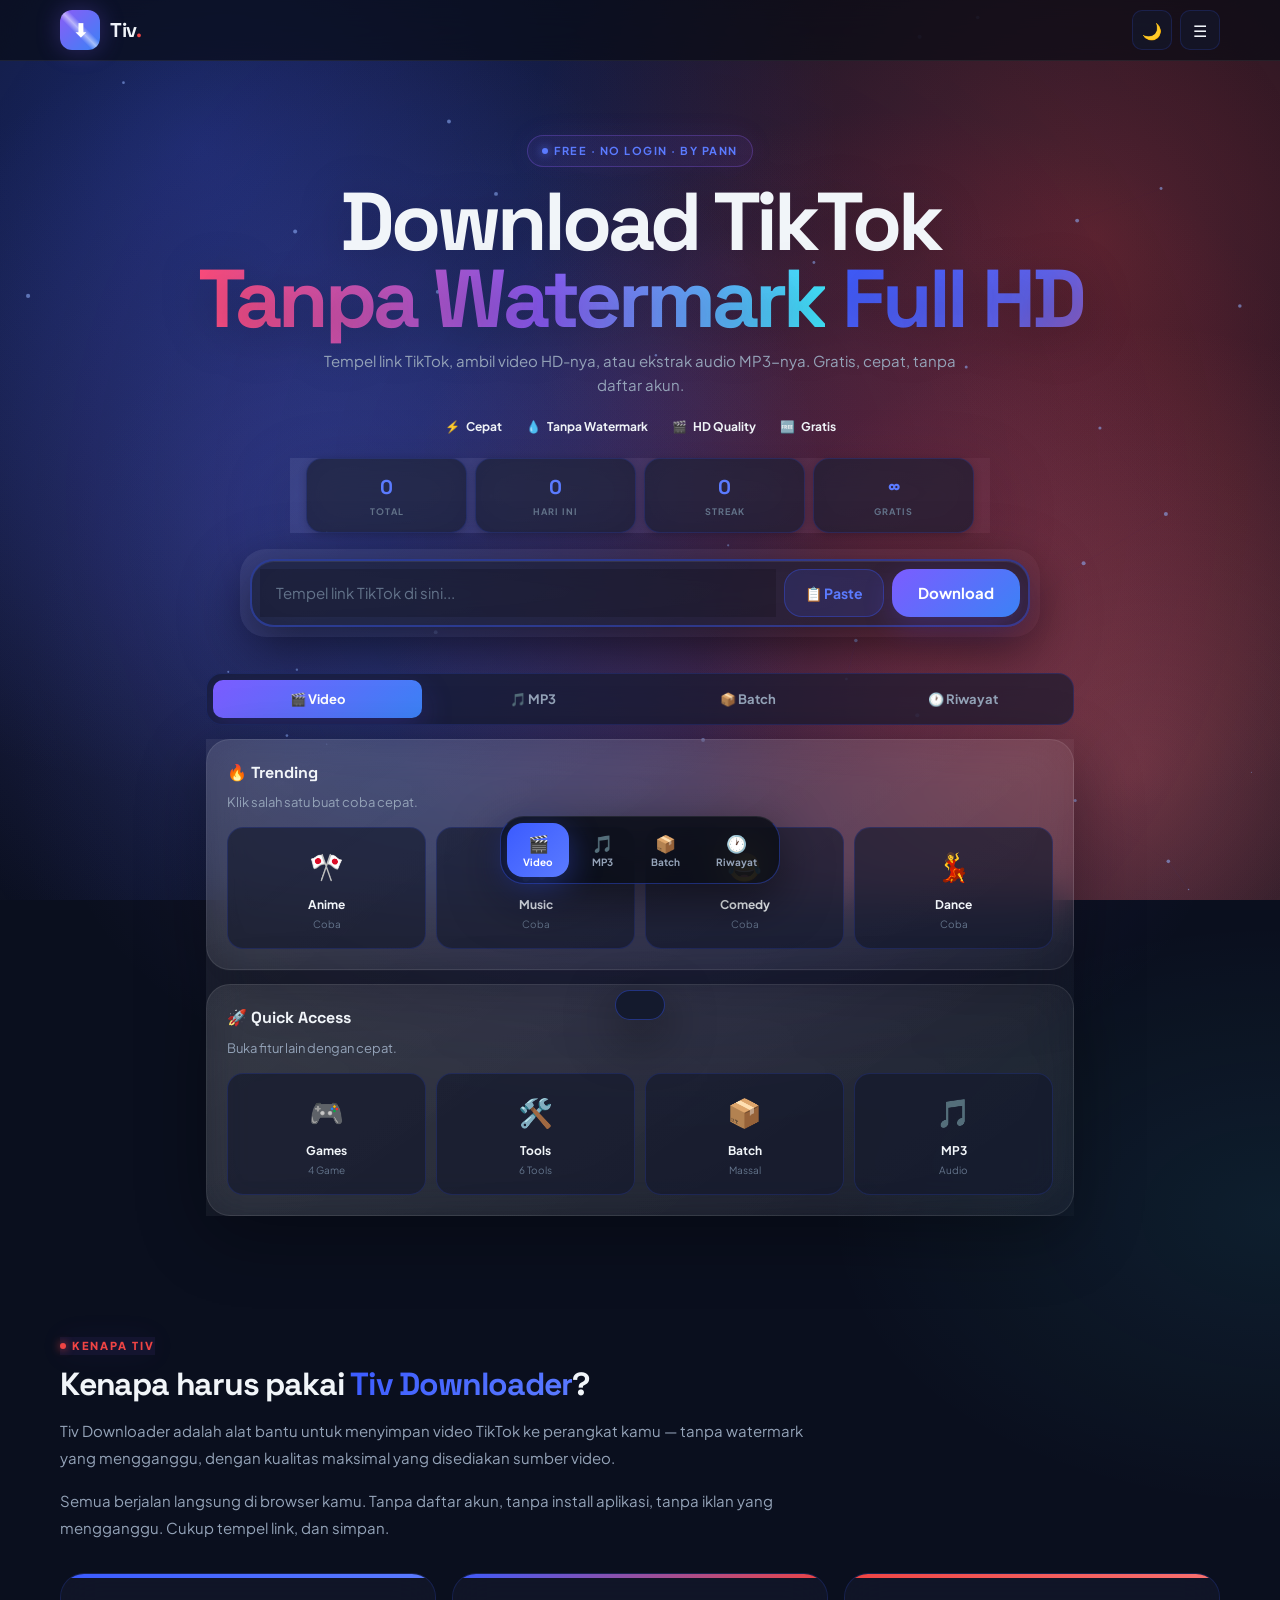
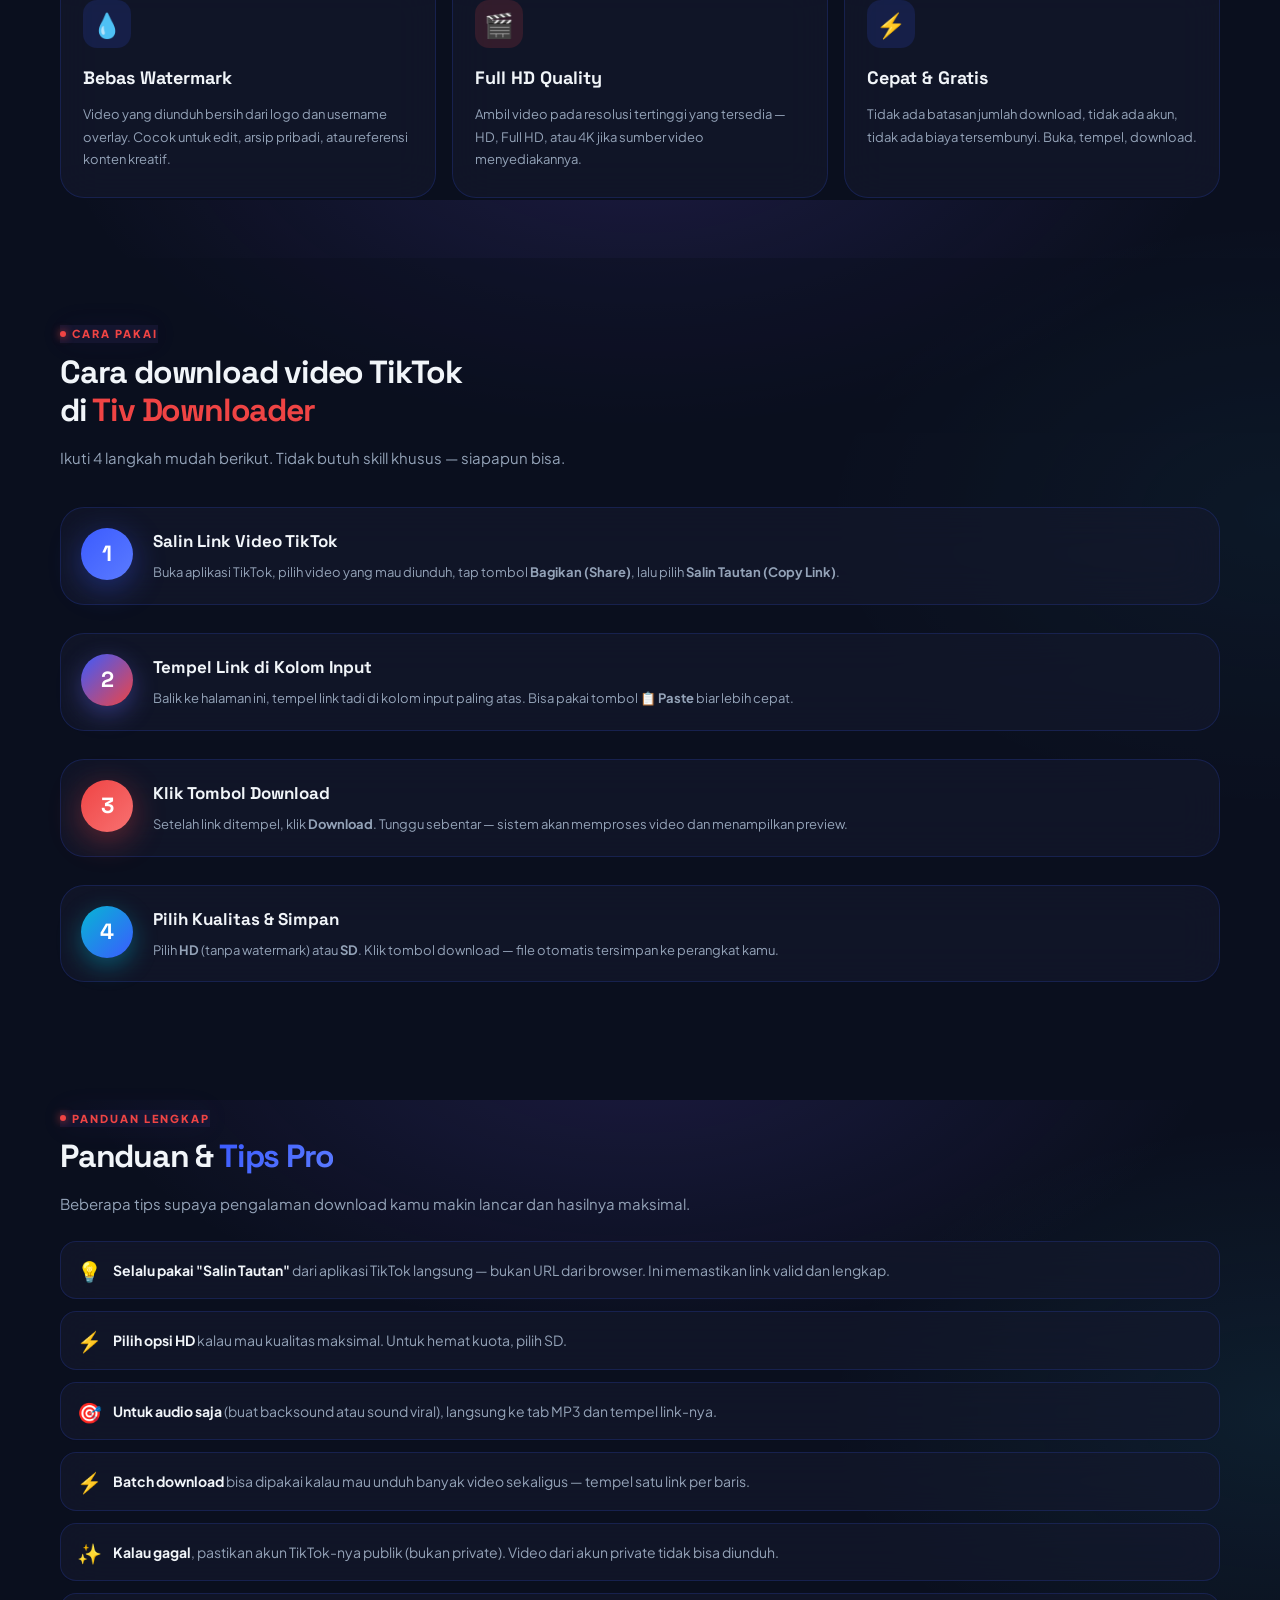
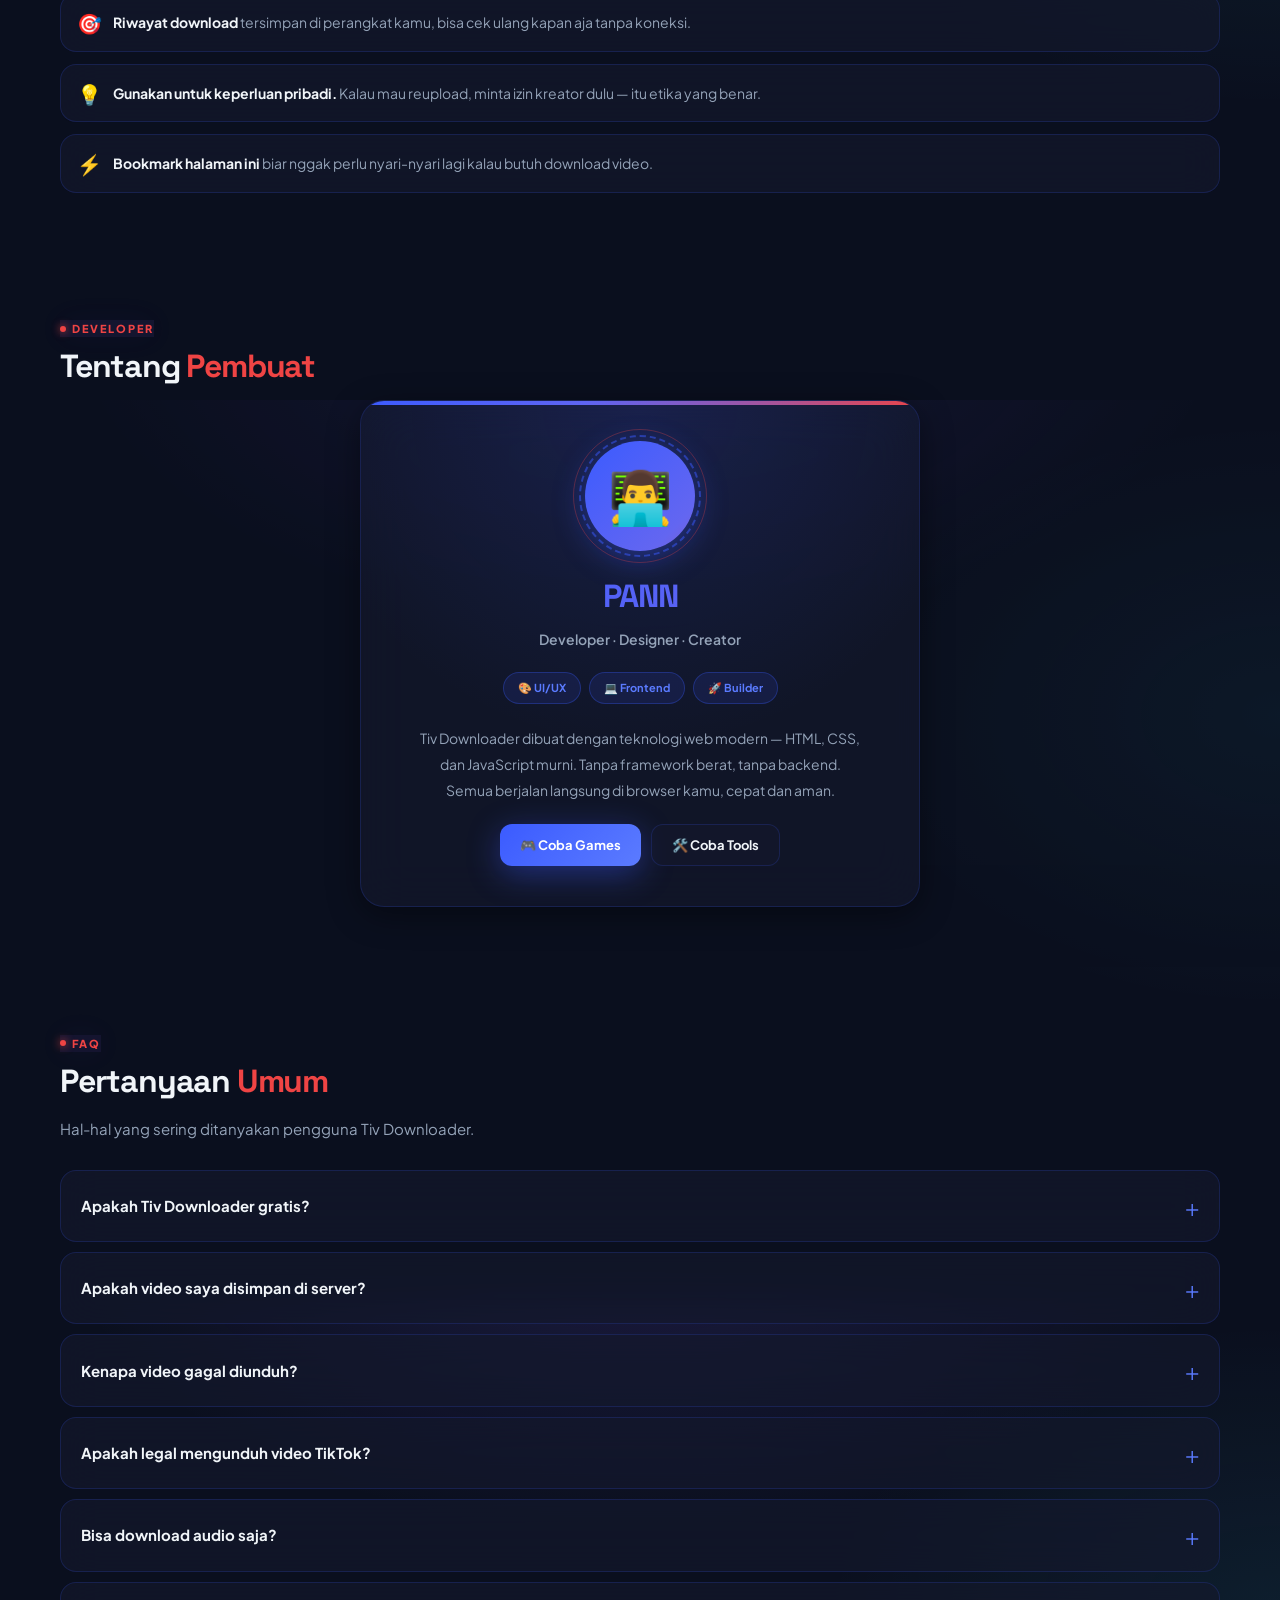
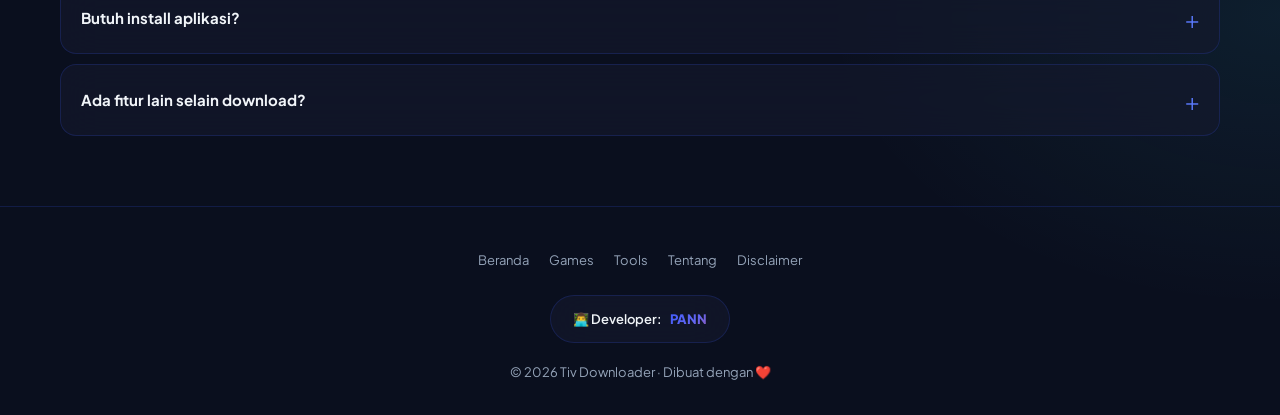
<file: index.html>
<!DOCTYPE html>
<html lang="id">
<head>
<meta charset="UTF-8">
<meta name="viewport" content="width=device-width, initial-scale=1.0, viewport-fit=cover">
<meta name="theme-color" content="#0a0f1e">
<meta name="description" content="Tiv Downloader — Download video TikTok Full HD tanpa watermark, MP3, slide foto. Gratis, cepat, tanpa login.">
<meta name="keywords" content="download tiktok, tiktok tanpa watermark, tiktok downloader, tiktok mp3, tiktok hd">
<meta name="author" content="PANN">
<meta name="robots" content="index, follow">

<meta property="og:type" content="website">
<meta property="og:title" content="Tiv Downloader — Download TikTok Tanpa Watermark HD">
<meta property="og:description" content="Download video TikTok tanpa watermark, Full HD. Gratis, cepat, tanpa login.">
<meta property="og:image" content="data:image/svg+xml,<svg xmlns='http://www.w3.org/2000/svg' viewBox='0 0 1200 630'><rect width='1200' height='630' fill='%230a0f1e'/><text x='600' y='300' font-size='90' fill='%233b5bff' text-anchor='middle' font-family='sans-serif' font-weight='bold'>Tiv Downloader</text><text x='600' y='390' font-size='38' fill='%23ef4444' text-anchor='middle' font-family='sans-serif'>Download TikTok Tanpa Watermark</text></svg>">

<meta name="twitter:card" content="summary_large_image">
<meta name="twitter:title" content="Tiv Downloader — Download TikTok Tanpa Watermark HD">
<meta name="twitter:description" content="Download video TikTok tanpa watermark, Full HD. Gratis, cepat, tanpa login.">

<title>Tiv Downloader — Download TikTok Tanpa Watermark HD</title>
<link rel="icon" href="data:image/svg+xml,<svg xmlns='http://www.w3.org/2000/svg' viewBox='0 0 100 100'><rect width='100' height='100' rx='20' fill='%233b5bff'/><text x='50' y='70' font-size='60' text-anchor='middle' fill='white' font-family='sans-serif' font-weight='bold'>T</text></svg>">
<link rel="apple-touch-icon" href="data:image/svg+xml,<svg xmlns='http://www.w3.org/2000/svg' viewBox='0 0 180 180'><rect width='180' height='180' rx='40' fill='%233b5bff'/><text x='90' y='122' font-size='110' text-anchor='middle' fill='white' font-family='sans-serif' font-weight='bold'>T</text></svg>">
<link rel="manifest" href="manifest.json">
<link rel="preconnect" href="https://fonts.googleapis.com">
<link rel="preconnect" href="https://fonts.gstatic.com" crossorigin>
<link href="https://fonts.googleapis.com/css2?family=Plus+Jakarta+Sans:wght@400;500;600;700;800&family=Space+Grotesk:wght@500;700&family=JetBrains+Mono:wght@500&display=swap" rel="stylesheet">
<link rel="stylesheet" href="style.css">
</head>
<body>

<canvas id="auroraCanvas"></canvas>
<canvas id="meshCanvas"></canvas>
<canvas id="particleCanvas"></canvas>
<canvas id="starCanvas"></canvas>

<!-- NAVBAR -->
<nav class="navbar">
  <div class="nav-inner">
    <a href="index.html" class="nav-logo">
      <div class="nav-logo-icon">⬇</div>
      <div class="nav-logo-text">Tiv<span class="red">.</span></div>
    </a>
    <div class="nav-actions">
      <button class="nav-icon-btn" id="themeBtn" onclick="toggleTheme()" title="Ganti tema">🌙</button>
      <button class="nav-icon-btn" id="menuBtn" onclick="openDrawer()" title="Menu">☰</button>
    </div>
  </div>
</nav>

<!-- DRAWER MENU -->
<div class="drawer-backdrop" id="drawerBackdrop" onclick="closeDrawer()"></div>
<aside class="drawer" id="drawer">
  <div class="drawer-header">
    <div class="drawer-title">Menu</div>
    <button class="drawer-close" onclick="closeDrawer()">✕</button>
  </div>

  <div class="drawer-section">
    <div class="drawer-section-title">Navigasi</div>
    <a href="index.html" class="drawer-link">
      <span class="drawer-link-icon">🏠</span><span>Beranda</span>
    </a>
    <a href="games.html" class="drawer-link">
      <span class="drawer-link-icon">🎮</span><span>Games</span>
      <span class="drawer-link-badge">4</span>
    </a>
    <a href="tools.html" class="drawer-link">
      <span class="drawer-link-icon">🛠️</span><span>Tools</span>
      <span class="drawer-link-badge">6</span>
    </a>
  </div>

  <div class="drawer-section">
    <div class="drawer-section-title">Fitur Download</div>
    <a href="#" class="drawer-link" onclick="closeDrawer(); switchTab('video'); return false;">
      <span class="drawer-link-icon">🎬</span><span>Video TikTok</span>
    </a>
    <a href="#" class="drawer-link" onclick="closeDrawer(); switchTab('audio'); return false;">
      <span class="drawer-link-icon">🎵</span><span>MP3 Audio</span>
    </a>
    <a href="#" class="drawer-link" onclick="closeDrawer(); switchTab('batch'); return false;">
      <span class="drawer-link-icon">📦</span><span>Batch Download</span>
    </a>
    <a href="#" class="drawer-link" onclick="closeDrawer(); switchTab('history'); return false;">
      <span class="drawer-link-icon">🕐</span><span>Riwayat</span>
    </a>
  </div>

  <div class="drawer-section">
    <div class="drawer-section-title">Info</div>
    <a href="#" class="drawer-link" onclick="closeDrawer(); openModal('aboutModal'); return false;">
      <span class="drawer-link-icon">ℹ️</span><span>Tentang</span>
    </a>
    <a href="#" class="drawer-link" onclick="closeDrawer(); openModal('disclaimerModal'); return false;">
      <span class="drawer-link-icon">⚠️</span><span>Disclaimer</span>
    </a>
  </div>

  <div class="drawer-section">
    <div class="drawer-section-title">Pengaturan</div>
    <a href="#" class="drawer-link" onclick="closeDrawer(); toggleTheme(); return false;">
      <span class="drawer-link-icon">🌓</span><span>Ganti Tema</span>
    </a>
  </div>
</aside>

<!-- HERO -->
<div class="hero">
  <div class="hero-label">Free · No Login · By PANN</div>
  <h1>Download TikTok<br><span class="red">Tanpa Watermark</span> <span class="shine">Full HD</span></h1>
  <p>Tempel link TikTok, ambil video HD-nya, atau ekstrak audio MP3-nya. Gratis, cepat, tanpa daftar akun.</p>
  <div class="hero-stats">
    <span>⚡ <strong>Cepat</strong></span>
    <span>💧 <strong>Tanpa Watermark</strong></span>
    <span>🎬 <strong>HD Quality</strong></span>
    <span>🆓 <strong>Gratis</strong></span>
  </div>
</div>

<!-- INSTALL BANNER -->
<div class="install-banner" id="installBanner">
  <span>📱 Install Tiv sebagai app?</span>
  <button onclick="installPWA()">Install</button>
</div>

<!-- DASHBOARD -->
<div class="dashboard">
  <div class="dash-item"><div class="dash-value" id="statTotal">0</div><div class="dash-label">Total</div></div>
  <div class="dash-item"><div class="dash-value" id="statToday">0</div><div class="dash-label">Hari Ini</div></div>
  <div class="dash-item"><div class="dash-value" id="statStreak">0</div><div class="dash-label">Streak</div></div>
  <div class="dash-item"><div class="dash-value">∞</div><div class="dash-label">Gratis</div></div>
</div>

<!-- DOWNLOAD BOX -->
<div class="download-box">
  <div class="download-input-wrap">
    <input type="text" id="urlInput" placeholder="Tempel link TikTok di sini..." autocomplete="off" spellcheck="false">
    <button class="btn-paste" onclick="pasteFromClipboard()">📋 Paste</button>
    <button class="btn-download-main" id="fetchBtn" onclick="handleFetch()">Download</button>
  </div>
  <div class="status" id="status"></div>
</div>

<!-- TABS -->
<div class="container">
  <div class="tabs">
    <button class="tab active" data-tab="video" onclick="switchTab('video')">🎬 Video</button>
    <button class="tab" data-tab="audio" onclick="switchTab('audio')">🎵 MP3</button>
    <button class="tab" data-tab="batch" onclick="switchTab('batch')">📦 Batch</button>
    <button class="tab" data-tab="history" onclick="switchTab('history')">🕐 Riwayat</button>
  </div>

  <!-- PANEL: VIDEO -->
  <div class="panel active" id="panel-video">
    <div id="resultContainer"></div>

    <!-- TRENDING -->
    <div class="card">
      <div class="card-title">🔥 Trending</div>
      <div class="card-desc">Klik salah satu buat coba cepat.</div>
      <div class="trending-grid">
        <div class="trending-item" onclick="fillTrending('anime')">
          <div class="trending-emoji">🎌</div>
          <div class="trending-title">Anime</div>
          <div class="trending-sub">Coba</div>
        </div>
        <div class="trending-item" onclick="fillTrending('music')">
          <div class="trending-emoji">🎵</div>
          <div class="trending-title">Music</div>
          <div class="trending-sub">Coba</div>
        </div>
        <div class="trending-item" onclick="fillTrending('comedy')">
          <div class="trending-emoji">😂</div>
          <div class="trending-title">Comedy</div>
          <div class="trending-sub">Coba</div>
        </div>
        <div class="trending-item" onclick="fillTrending('dance')">
          <div class="trending-emoji">💃</div>
          <div class="trending-title">Dance</div>
          <div class="trending-sub">Coba</div>
        </div>
      </div>
    </div>

    <!-- QUICK LINKS -->
    <div class="card">
      <div class="card-title">🚀 Quick Access</div>
      <div class="card-desc">Buka fitur lain dengan cepat.</div>
      <div class="trending-grid">
        <a href="games.html" class="trending-item" style="text-decoration:none;color:inherit;">
          <div class="trending-emoji">🎮</div>
          <div class="trending-title">Games</div>
          <div class="trending-sub">4 Game</div>
        </a>
        <a href="tools.html" class="trending-item" style="text-decoration:none;color:inherit;">
          <div class="trending-emoji">🛠️</div>
          <div class="trending-title">Tools</div>
          <div class="trending-sub">6 Tools</div>
        </a>
        <div class="trending-item" onclick="switchTab('batch')">
          <div class="trending-emoji">📦</div>
          <div class="trending-title">Batch</div>
          <div class="trending-sub">Massal</div>
        </div>
        <div class="trending-item" onclick="switchTab('audio')">
          <div class="trending-emoji">🎵</div>
          <div class="trending-title">MP3</div>
          <div class="trending-sub">Audio</div>
        </div>
      </div>
    </div>
  </div>

  <!-- PANEL: AUDIO -->
  <div class="panel" id="panel-audio">
    <div class="card">
      <div class="card-title">🎵 Ambil Audio (MP3)</div>
      <div class="card-desc">Tempel link TikTok, kita ambil audio-nya aja.</div>
      <div style="display: flex; gap: 8px; flex-wrap: wrap;">
        <input type="text" id="audioInput" class="input-clean" placeholder="Link TikTok..." autocomplete="off" spellcheck="false" style="flex: 1; min-width: 180px;">
        <button class="btn" onclick="handleAudio()">Ambil MP3</button>
      </div>
      <div class="status" id="audioStatus"></div>
    </div>
    <div id="audioResult"></div>
  </div>

  <!-- PANEL: BATCH -->
  <div class="panel" id="panel-batch">
    <div class="card">
      <div class="card-title">📦 Batch Download</div>
      <div class="card-desc">Tempel banyak link sekaligus — satu link per baris.</div>
      <textarea id="batchInput" placeholder="https://vt.tiktok.com/xxx&#10;https://vt.tiktok.com/yyy&#10;https://vt.tiktok.com/zzz"></textarea>
      <div style="display: flex; gap: 8px; margin-top: 12px; flex-wrap: wrap;">
        <button class="btn" onclick="handleBatch()" id="batchBtn" style="flex: 1;">🚀 Proses Semua</button>
        <button class="btn btn-secondary" onclick="clearBatch()">🗑️</button>
      </div>
      <div class="status" id="batchStatus"></div>
    </div>
    <div id="batchProgressWrap"></div>
    <div class="batch-list" id="batchList"></div>
  </div>

  <!-- PANEL: HISTORY -->
  <div class="panel" id="panel-history">
    <div class="card">
      <div class="card-title">🕐 Riwayat Download</div>
      <div class="history-toolbar">
        <input type="text" id="historySearch" class="input-clean" placeholder="🔍 Cari riwayat..." oninput="renderHistory()">
        <button class="btn btn-secondary btn-sm" onclick="copyAllHistory()">📋 Copy</button>
        <button class="btn btn-secondary btn-sm" onclick="clearHistory()">🗑️ Hapus</button>
      </div>
      <div class="filter-chips" id="filterChips">
        <button class="filter-chip active" data-filter="all" onclick="setFilter('all')">Semua</button>
        <button class="filter-chip" data-filter="video" onclick="setFilter('video')">🎬 Video</button>
        <button class="filter-chip" data-filter="slide" onclick="setFilter('slide')">🖼️ Slide</button>
        <button class="filter-chip" data-filter="audio" onclick="setFilter('audio')">🎵 Audio</button>
      </div>
      <div class="history-list" id="historyList"></div>
    </div>
  </div>
</div>

<!-- SECTION: WHY -->
<section class="reveal">
  <div class="container-wide">
    <div class="section-label">Kenapa Tiv</div>
    <h2 class="section-title">Kenapa harus pakai <span class="blue">Tiv Downloader</span>?</h2>
    <p class="section-desc">Tiv Downloader adalah alat bantu untuk menyimpan video TikTok ke perangkat kamu — tanpa watermark yang mengganggu, dengan kualitas maksimal yang disediakan sumber video.</p>
    <p class="section-desc">Semua berjalan langsung di browser kamu. Tanpa daftar akun, tanpa install aplikasi, tanpa iklan yang mengganggu. Cukup tempel link, dan simpan.</p>
    <div class="feature-cards">
      <div class="feature-card">
        <div class="feature-icon">💧</div>
        <h3>Bebas Watermark</h3>
        <p>Video yang diunduh bersih dari logo dan username overlay. Cocok untuk edit, arsip pribadi, atau referensi konten kreatif.</p>
      </div>
      <div class="feature-card">
        <div class="feature-icon">🎬</div>
        <h3>Full HD Quality</h3>
        <p>Ambil video pada resolusi tertinggi yang tersedia — HD, Full HD, atau 4K jika sumber video menyediakannya.</p>
      </div>
      <div class="feature-card">
        <div class="feature-icon">⚡</div>
        <h3>Cepat & Gratis</h3>
        <p>Tidak ada batasan jumlah download, tidak ada akun, tidak ada biaya tersembunyi. Buka, tempel, download.</p>
      </div>
    </div>
  </div>
</section>

<!-- SECTION: STEPS -->
<section class="alt reveal">
  <div class="container-wide">
    <div class="section-label">Cara Pakai</div>
    <h2 class="section-title">Cara download video TikTok<br>di <span class="red">Tiv Downloader</span></h2>
    <p class="section-desc">Ikuti 4 langkah mudah berikut. Tidak butuh skill khusus — siapapun bisa.</p>
    <div class="steps">
      <div class="step">
        <div class="step-number">1</div>
        <div class="step-content">
          <h3>Salin Link Video TikTok</h3>
          <p>Buka aplikasi TikTok, pilih video yang mau diunduh, tap tombol <strong>Bagikan (Share)</strong>, lalu pilih <strong>Salin Tautan (Copy Link)</strong>.</p>
        </div>
      </div>
      <div class="step">
        <div class="step-number">2</div>
        <div class="step-content">
          <h3>Tempel Link di Kolom Input</h3>
          <p>Balik ke halaman ini, tempel link tadi di kolom input paling atas. Bisa pakai tombol <strong>📋 Paste</strong> biar lebih cepat.</p>
        </div>
      </div>
      <div class="step">
        <div class="step-number">3</div>
        <div class="step-content">
          <h3>Klik Tombol Download</h3>
          <p>Setelah link ditempel, klik <strong>Download</strong>. Tunggu sebentar — sistem akan memproses video dan menampilkan preview.</p>
        </div>
      </div>
      <div class="step">
        <div class="step-number">4</div>
        <div class="step-content">
          <h3>Pilih Kualitas & Simpan</h3>
          <p>Pilih <strong>HD</strong> (tanpa watermark) atau <strong>SD</strong>. Klik tombol download — file otomatis tersimpan ke perangkat kamu.</p>
        </div>
      </div>
    </div>
  </div>
</section>

<!-- SECTION: PANDUAN -->
<section class="reveal">
  <div class="container-wide">
    <div class="section-label">Panduan Lengkap</div>
    <h2 class="section-title">Panduan & <span class="blue">Tips Pro</span></h2>
    <p class="section-desc">Beberapa tips supaya pengalaman download kamu makin lancar dan hasilnya maksimal.</p>
    <ul class="tips-list">
      <li><strong>Selalu pakai "Salin Tautan"</strong> dari aplikasi TikTok langsung — bukan URL dari browser. Ini memastikan link valid dan lengkap.</li>
      <li><strong>Pilih opsi HD</strong> kalau mau kualitas maksimal. Untuk hemat kuota, pilih SD.</li>
      <li><strong>Untuk audio saja</strong> (buat backsound atau sound viral), langsung ke tab MP3 dan tempel link-nya.</li>
      <li><strong>Batch download</strong> bisa dipakai kalau mau unduh banyak video sekaligus — tempel satu link per baris.</li>
      <li><strong>Kalau gagal</strong>, pastikan akun TikTok-nya publik (bukan private). Video dari akun private tidak bisa diunduh.</li>
      <li><strong>Riwayat download</strong> tersimpan di perangkat kamu, bisa cek ulang kapan aja tanpa koneksi.</li>
      <li><strong>Gunakan untuk keperluan pribadi.</strong> Kalau mau reupload, minta izin kreator dulu — itu etika yang benar.</li>
      <li><strong>Bookmark halaman ini</strong> biar nggak perlu nyari-nyari lagi kalau butuh download video.</li>
    </ul>
  </div>
</section>

<!-- SECTION: DEV -->
<section class="alt reveal">
  <div class="container-wide">
    <div class="section-label">Developer</div>
    <h2 class="section-title">Tentang <span class="red">Pembuat</span></h2>
    <div class="dev-card">
      <div class="dev-avatar">👨‍💻</div>
      <div class="dev-name">PANN</div>
      <div class="dev-role">Developer · Designer · Creator</div>
      <div class="dev-badges">
        <span class="dev-badge">🎨 UI/UX</span>
        <span class="dev-badge">💻 Frontend</span>
        <span class="dev-badge">🚀 Builder</span>
      </div>
      <p class="dev-desc">Tiv Downloader dibuat dengan teknologi web modern — HTML, CSS, dan JavaScript murni. Tanpa framework berat, tanpa backend. Semua berjalan langsung di browser kamu, cepat dan aman.</p>
      <div class="dev-links">
        <a href="games.html" class="dev-link">🎮 Coba Games</a>
        <a href="tools.html" class="dev-link secondary">🛠️ Coba Tools</a>
      </div>
    </div>
  </div>
</section>

<!-- SECTION: FAQ -->
<section class="reveal">
  <div class="container-wide">
    <div class="section-label">FAQ</div>
    <h2 class="section-title">Pertanyaan <span class="red">Umum</span></h2>
    <p class="section-desc">Hal-hal yang sering ditanyakan pengguna Tiv Downloader.</p>
    <div style="margin-top: 28px;">
      <div class="faq-item">
        <div class="faq-q" onclick="toggleFaq(this)">Apakah Tiv Downloader gratis?</div>
        <div class="faq-a">Ya, 100% gratis. Tidak ada iklan, tidak ada login, tidak ada batasan jumlah download.</div>
      </div>
      <div class="faq-item">
        <div class="faq-q" onclick="toggleFaq(this)">Apakah video saya disimpan di server?</div>
        <div class="faq-a">Tidak. File langsung dikirim ke perangkat kamu. Kami tidak menyimpan apa-apa.</div>
      </div>
      <div class="faq-item">
        <div class="faq-q" onclick="toggleFaq(this)">Kenapa video gagal diunduh?</div>
        <div class="faq-a">Kemungkinan akun private, atau video sudah dihapus. Coba video lain yang publik.</div>
      </div>
      <div class="faq-item">
        <div class="faq-q" onclick="toggleFaq(this)">Apakah legal mengunduh video TikTok?</div>
        <div class="faq-a">Untuk keperluan pribadi, umumnya boleh. Jangan reupload tanpa izin kreator — itu melanggar hak cipta dan etika.</div>
      </div>
      <div class="faq-item">
        <div class="faq-q" onclick="toggleFaq(this)">Bisa download audio saja?</div>
        <div class="faq-a">Bisa. Klik tab MP3, tempel link, lalu klik Ambil MP3.</div>
      </div>
      <div class="faq-item">
        <div class="faq-q" onclick="toggleFaq(this)">Butuh install aplikasi?</div>
        <div class="faq-a">Tidak. Cukup browser di HP atau PC. Bahkan bisa diinstall sebagai PWA — bakal muncul banner "Install" di atas.</div>
      </div>
      <div class="faq-item">
        <div class="faq-q" onclick="toggleFaq(this)">Ada fitur lain selain download?</div>
        <div class="faq-a">Ada. Cek halaman <strong>Games</strong> (4 game) dan <strong>Tools</strong> (6 tools) lewat menu di kanan atas.</div>
      </div>
    </div>
  </div>
</section>

<!-- FOOTER -->
<footer>
  <div class="footer-links">
    <a href="index.html">Beranda</a>
    <a href="games.html">Games</a>
    <a href="tools.html">Tools</a>
    <a href="#" onclick="openModal('aboutModal'); return false;">Tentang</a>
    <a href="#" onclick="openModal('disclaimerModal'); return false;">Disclaimer</a>
  </div>
  <div class="dev-credit">👨‍💻 Developer: <span>PANN</span></div>
  <div>© <span id="year">2026</span> Tiv Downloader · Dibuat dengan ❤️</div>
</footer>

<!-- BOTTOM NAV -->
<nav class="bottom-nav" id="bottomNav">
  <button class="nav-item active" data-nav="video" onclick="switchTab('video')">
    <span class="nav-item-icon">🎬</span><span>Video</span>
  </button>
  <button class="nav-item" data-nav="audio" onclick="switchTab('audio')">
    <span class="nav-item-icon">🎵</span><span>MP3</span>
  </button>
  <button class="nav-item" data-nav="batch" onclick="switchTab('batch')">
    <span class="nav-item-icon">📦</span><span>Batch</span>
  </button>
  <button class="nav-item" data-nav="history" onclick="switchTab('history')">
    <span class="nav-item-icon">🕐</span><span>Riwayat</span>
  </button>
</nav>

<!-- LOADING OVERLAY -->
<div class="loading-overlay" id="loadingOverlay">
  <div class="loading-spinner-big"></div>
  <div class="loading-text" id="loadingText">MEMPROSES...</div>
  <div class="loading-progress"><div class="loading-progress-fill" id="loadingProgress"></div></div>
</div>

<!-- ACHIEVEMENT -->
<div class="achievement" id="achievement">
  <span class="achievement-icon">🏆</span>
  <span id="achievementText">Berhasil!</span>
</div>

<!-- MODAL: ABOUT -->
<div class="modal-backdrop" id="aboutModal">
  <div class="modal">
    <h3>✦ Tentang Tiv Downloader</h3>
    <p><strong>Tiv Downloader</strong> adalah alat bantu download video TikTok tanpa watermark, MP3, dan slide foto.</p>
    <p>Dibuat oleh <strong>PANN</strong> — semua berjalan di browser Anda, tanpa login, tanpa iklan, tanpa tracking.</p>
    <p style="font-size: 12px; color: var(--text-dim);">Versi 10.0 · TIV Series</p>
    <button class="btn btn-block" style="margin-top: 14px;" onclick="closeModal('aboutModal')">Tutup</button>
  </div>
</div>

<!-- MODAL: DISCLAIMER -->
<div class="modal-backdrop" id="disclaimerModal">
  <div class="modal">
    <h3>⚠️ Disclaimer</h3>
    <p>• Web ini hanya alat bantu unduh untuk penggunaan pribadi.</p>
    <p>• Hormati hak cipta kreator. Jangan reupload tanpa izin.</p>
    <p>• Kami tidak menyimpan link atau file Anda.</p>
    <p>• Semua proses berjalan langsung di browser Anda.</p>
    <button class="btn btn-block" style="margin-top: 14px;" onclick="closeModal('disclaimerModal')">Saya Mengerti</button>
  </div>
</div>

<div class="toast" id="toast"></div>

<script src="script.js"></script>
</body>
       </html>
</file>
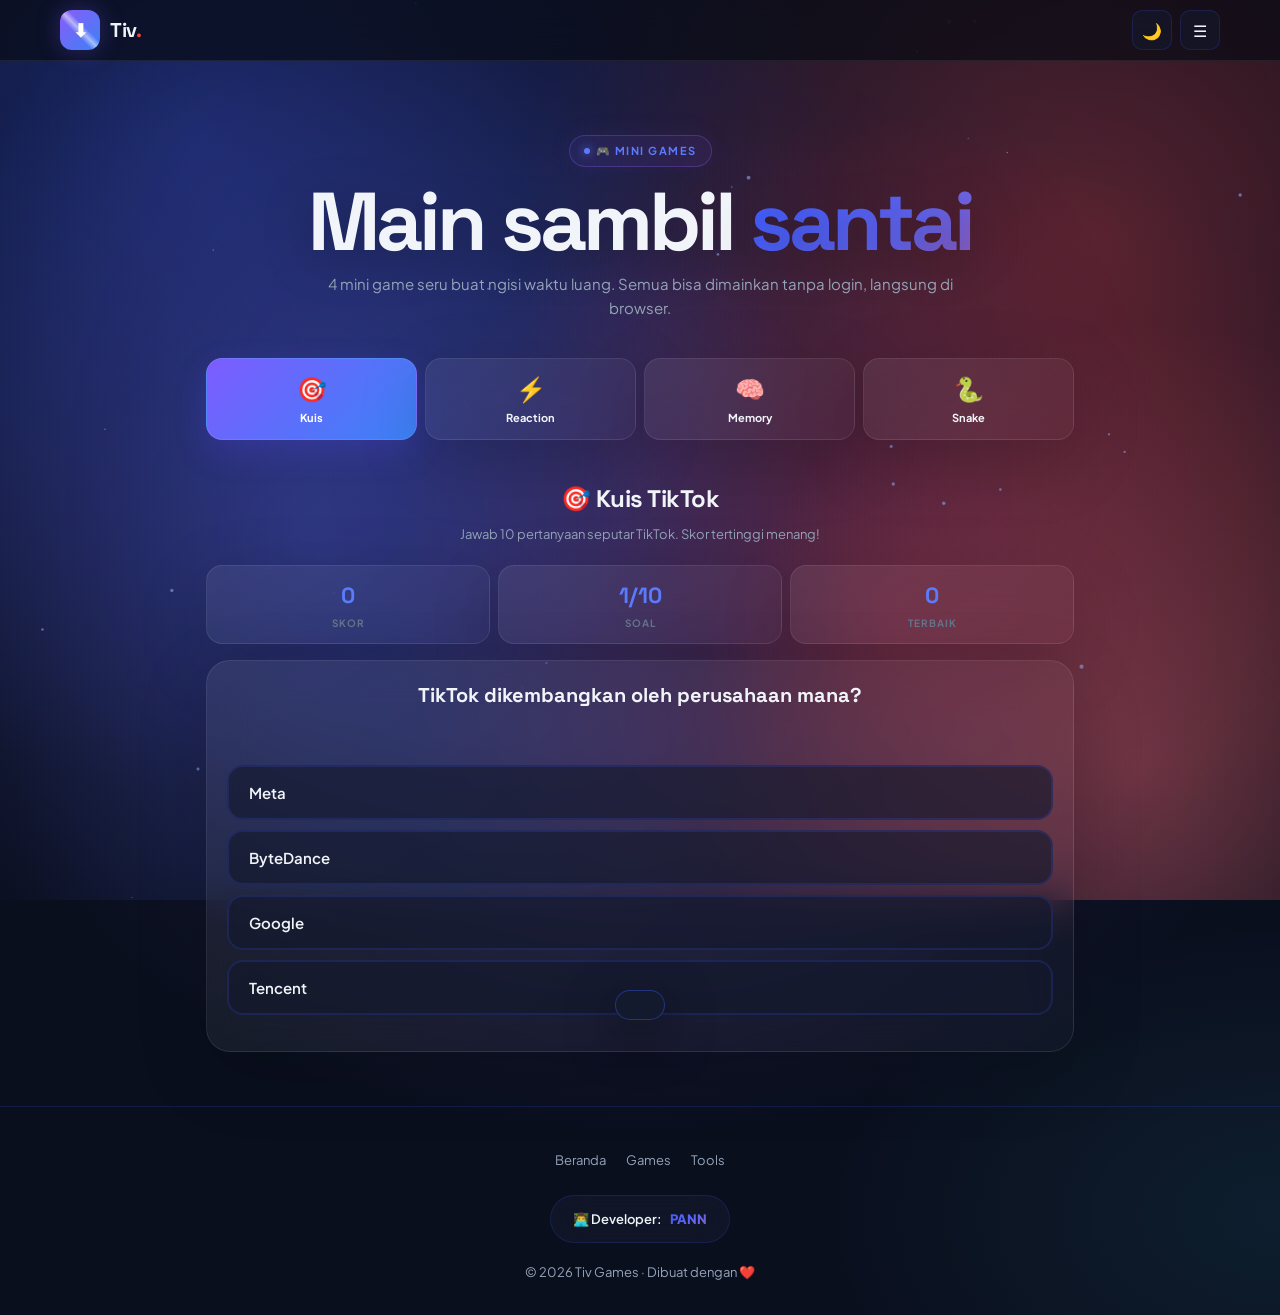
<file: games.html>
<!DOCTYPE html>
<html lang="id">
<head>
<meta charset="UTF-8">
<meta name="viewport" content="width=device-width, initial-scale=1.0, viewport-fit=cover">
<meta name="theme-color" content="#0a0f1e">
<meta name="description" content="Tiv Games — Kumpulan mini game seru: Kuis TikTok, Reaction Tap, Memory Card, Snake Classic.">
<meta name="author" content="PANN">
<title>Tiv Games — Mini Games Seru</title>
<link rel="icon" href="data:image/svg+xml,<svg xmlns='http://www.w3.org/2000/svg' viewBox='0 0 100 100'><rect width='100' height='100' rx='20' fill='%233b5bff'/><text x='50' y='70' font-size='56' text-anchor='middle' fill='white' font-family='sans-serif' font-weight='bold'>T</text></svg>">
<link rel="manifest" href="manifest.json">
<link rel="preconnect" href="https://fonts.googleapis.com">
<link rel="preconnect" href="https://fonts.gstatic.com" crossorigin>
<link href="https://fonts.googleapis.com/css2?family=Plus+Jakarta+Sans:wght@400;500;600;700;800&family=Space+Grotesk:wght@500;700&family=JetBrains+Mono:wght@500&display=swap" rel="stylesheet">
<link rel="stylesheet" href="style.css">
<style>
  /* GAME-SPECIFIC STYLES */
  .game-nav {
    display: grid;
    grid-template-columns: repeat(4, 1fr);
    gap: 8px;
    margin-bottom: 20px;
    padding: 0 16px;
    max-width: 900px;
    margin-left: auto;
    margin-right: auto;
  }
  @media (max-width: 600px) {
    .game-nav { grid-template-columns: repeat(2, 1fr); }
  }
  .game-tab {
    background: var(--card);
    border: 1px solid var(--border);
    border-radius: var(--radius);
    padding: 14px 10px;
    cursor: pointer;
    text-align: center;
    transition: all 0.25s cubic-bezier(0.34, 1.56, 0.64, 1);
    font-family: inherit;
    color: var(--text);
  }
  .game-tab:hover {
    border-color: var(--border-strong);
    transform: translateY(-2px);
    box-shadow: var(--shadow);
  }
  .game-tab.active {
    background: var(--blue-grad);
    color: white;
    border-color: transparent;
    box-shadow: var(--shadow-glow);
  }
  .game-tab-emoji { font-size: 24px; display: block; margin-bottom: 4px; }
  .game-tab-name { font-size: 11px; font-weight: 700; }

  .game-panel { display: none; }
  .game-panel.active { display: block; animation: fadeIn 0.3s ease-out; }

  .game-header {
    text-align: center;
    margin-bottom: 20px;
  }
  .game-header h2 {
    font-family: 'Space Grotesk', sans-serif;
    font-size: 24px;
    font-weight: 700;
    margin-bottom: 6px;
    letter-spacing: -0.5px;
  }
  .game-header p {
    font-size: 13px;
    color: var(--text-muted);
  }

  .game-stats {
    display: grid;
    grid-template-columns: repeat(3, 1fr);
    gap: 8px;
    margin-bottom: 16px;
  }
  .game-stat {
    background: var(--card);
    border: 1px solid var(--border);
    border-radius: var(--radius);
    padding: 12px;
    text-align: center;
    backdrop-filter: blur(20px);
    -webkit-backdrop-filter: blur(20px);
  }
  .game-stat-value {
    font-family: 'Space Grotesk', sans-serif;
    font-size: 22px;
    font-weight: 700;
    color: var(--blue-light);
  }
  .game-stat-label {
    font-size: 10px;
    color: var(--text-dim);
    text-transform: uppercase;
    letter-spacing: 1px;
    margin-top: 2px;
    font-weight: 700;
  }

  /* KUIS */
  .quiz-question {
    font-family: 'Space Grotesk', sans-serif;
    font-size: 20px;
    font-weight: 700;
    text-align: center;
    margin-bottom: 24px;
    line-height: 1.4;
    min-height: 60px;
  }
  .quiz-options {
    display: grid;
    gap: 10px;
    margin-bottom: 16px;
  }
  .quiz-option {
    padding: 16px 20px;
    background: var(--card);
    border: 2px solid var(--border);
    border-radius: var(--radius);
    color: var(--text);
    font-size: 15px;
    font-weight: 600;
    cursor: pointer;
    text-align: left;
    font-family: inherit;
    transition: all 0.25s;
  }
  .quiz-option:hover:not(:disabled) {
    border-color: var(--blue);
    transform: translateX(4px);
  }
  .quiz-option.correct {
    background: rgba(34,197,94,0.2);
    border-color: #22c55e;
    color: #86efac;
  }
  .quiz-option.wrong {
    background: rgba(239,68,68,0.2);
    border-color: var(--red);
    color: #fca5a5;
  }
  .quiz-option:disabled { cursor: not-allowed; }

  /* REACTION */
  .reaction-arena {
    width: 100%;
    height: 320px;
    border-radius: var(--radius-lg);
    border: 2px solid var(--border);
    background: var(--card);
    display: flex;
    align-items: center;
    justify-content: center;
    text-align: center;
    cursor: pointer;
    user-select: none;
    font-family: 'Space Grotesk', sans-serif;
    font-size: 20px;
    font-weight: 700;
    transition: background 0.2s;
    padding: 20px;
    position: relative;
    overflow: hidden;
  }
  .reaction-arena.wait { background: rgba(239,68,68,0.2); color: #fca5a5; }
  .reaction-arena.ready { background: rgba(34,197,94,0.25); color: #86efac; }
  .reaction-arena.tap { background: rgba(59,91,255,0.2); color: #93b4ff; }

  /* MEMORY */
  .memory-grid {
    display: grid;
    grid-template-columns: repeat(4, 1fr);
    gap: 8px;
    margin-bottom: 16px;
  }
  @media (max-width: 480px) {
    .memory-grid { grid-template-columns: repeat(4, 1fr); gap: 6px; }
  }
  .memory-card {
    aspect-ratio: 1 / 1;
    border-radius: 12px;
    background: var(--blue-grad);
    cursor: pointer;
    display: flex;
    align-items: center;
    justify-content: center;
    font-size: 32px;
    transition: all 0.3s cubic-bezier(0.34, 1.56, 0.64, 1);
    border: 2px solid transparent;
    transform-style: preserve-3d;
    position: relative;
  }
  .memory-card:hover:not(.matched) { transform: scale(1.05); border-color: var(--blue-light); }
  .memory-card .card-back {
    font-size: 28px;
    color: white;
  }
  .memory-card.flipped {
    background: var(--card);
    border-color: var(--border-strong);
  }
  .memory-card.matched {
    background: rgba(34,197,94,0.25);
    border-color: #22c55e;
    cursor: default;
    animation: matchPulse 0.6s;
  }
  @keyframes matchPulse {
    0%, 100% { transform: scale(1); }
    50% { transform: scale(1.15); }
  }

  /* SNAKE */
  .snake-canvas-wrap {
    display: flex;
    justify-content: center;
    margin-bottom: 16px;
  }
  #snakeCanvas {
    border: 2px solid var(--border-strong);
    border-radius: var(--radius);
    background: #0a0f1e;
    max-width: 100%;
    touch-action: none;
  }
  .snake-controls {
    display: grid;
    grid-template-columns: repeat(3, 60px);
    grid-template-rows: repeat(3, 60px);
    gap: 6px;
    justify-content: center;
    margin: 0 auto;
  }
  .snake-btn {
    background: var(--card);
    border: 1px solid var(--border);
    border-radius: 12px;
    color: var(--text);
    font-size: 20px;
    cursor: pointer;
    font-family: inherit;
    display: flex;
    align-items: center;
    justify-content: center;
    transition: all 0.15s;
    user-select: none;
  }
  .snake-btn:hover { background: var(--card-hover); border-color: var(--blue); }
  .snake-btn:active { transform: scale(0.92); }
  .snake-btn.up    { grid-column: 2; grid-row: 1; }
  .snake-btn.left  { grid-column: 1; grid-row: 2; }
  .snake-btn.down  { grid-column: 2; grid-row: 2; }
  .snake-btn.right { grid-column: 3; grid-row: 2; }

  /* GAME RESULT MODAL */
  .game-result {
    position: fixed;
    inset: 0;
    background: rgba(0,0,0,0.85);
    backdrop-filter: blur(12px);
    -webkit-backdrop-filter: blur(12px);
    z-index: 1000;
    display: none;
    align-items: center;
    justify-content: center;
    padding: 20px;
    animation: fadeIn 0.3s;
  }
  .game-result.show { display: flex; }
  .game-result-card {
    background: var(--card-solid);
    border: 1px solid var(--border-strong);
    border-radius: var(--radius-lg);
    padding: 32px 28px;
    max-width: 380px;
    width: 100%;
    text-align: center;
    box-shadow: var(--shadow-lg);
    animation: modalIn 0.5s cubic-bezier(0.34, 1.56, 0.64, 1);
  }
  .game-result-icon {
    font-size: 64px;
    margin-bottom: 14px;
  }
  .game-result-title {
    font-family: 'Space Grotesk', sans-serif;
    font-size: 24px;
    font-weight: 700;
    margin-bottom: 8px;
  }
  .game-result-score {
    font-size: 14px;
    color: var(--text-muted);
    margin-bottom: 20px;
  }
  .game-result-score strong {
    color: var(--blue-light);
    font-size: 20px;
    font-weight: 700;
  }

  .game-btn-row {
    display: flex;
    gap: 10px;
    justify-content: center;
  }
</style>
</head>
<body>

<canvas id="auroraCanvas"></canvas>
<canvas id="meshCanvas"></canvas>
<canvas id="particleCanvas"></canvas>
<canvas id="starCanvas"></canvas>

<!-- NAVBAR -->
<nav class="navbar">
  <div class="nav-inner">
    <a href="index.html" class="nav-logo">
      <div class="nav-logo-icon">⬇</div>
      <div class="nav-logo-text">Tiv<span class="red">.</span></div>
    </a>
    <div class="nav-actions">
      <button class="nav-icon-btn" id="themeBtn" onclick="toggleTheme()" title="Ganti tema">🌙</button>
      <button class="nav-icon-btn" id="menuBtn" onclick="openDrawer()" title="Menu">☰</button>
    </div>
  </div>
</nav>

<!-- DRAWER MENU -->
<div class="drawer-backdrop" id="drawerBackdrop" onclick="closeDrawer()"></div>
<aside class="drawer" id="drawer">
  <div class="drawer-header">
    <div class="drawer-title">Menu</div>
    <button class="drawer-close" onclick="closeDrawer()">✕</button>
  </div>
  <div class="drawer-section">
    <div class="drawer-section-title">Navigasi</div>
    <a href="index.html" class="drawer-link"><span class="drawer-link-icon">🏠</span><span>Beranda</span></a>
    <a href="games.html" class="drawer-link"><span class="drawer-link-icon">🎮</span><span>Games</span><span class="drawer-link-badge">4</span></a>
    <a href="tools.html" class="drawer-link"><span class="drawer-link-icon">🛠️</span><span>Tools</span><span class="drawer-link-badge">6</span></a>
  </div>
  <div class="drawer-section">
    <div class="drawer-section-title">Game</div>
    <a href="#" class="drawer-link" onclick="closeDrawer(); switchGame('quiz'); return false;"><span class="drawer-link-icon">🎯</span><span>Kuis TikTok</span></a>
    <a href="#" class="drawer-link" onclick="closeDrawer(); switchGame('reaction'); return false;"><span class="drawer-link-icon">⚡</span><span>Reaction Tap</span></a>
    <a href="#" class="drawer-link" onclick="closeDrawer(); switchGame('memory'); return false;"><span class="drawer-link-icon">🧠</span><span>Memory Card</span></a>
    <a href="#" class="drawer-link" onclick="closeDrawer(); switchGame('snake'); return false;"><span class="drawer-link-icon">🐍</span><span>Snake</span></a>
  </div>
</aside>

<!-- HERO -->
<div class="hero">
  <div class="hero-label">🎮 Mini Games</div>
  <h1>Main sambil <span class="shine">santai</span></h1>
  <p>4 mini game seru buat ngisi waktu luang. Semua bisa dimainkan tanpa login, langsung di browser.</p>
</div>

<!-- GAME NAV -->
<div class="game-nav">
  <button class="game-tab active" data-game="quiz" onclick="switchGame('quiz')">
    <span class="game-tab-emoji">🎯</span>
    <span class="game-tab-name">Kuis</span>
  </button>
  <button class="game-tab" data-game="reaction" onclick="switchGame('reaction')">
    <span class="game-tab-emoji">⚡</span>
    <span class="game-tab-name">Reaction</span>
  </button>
  <button class="game-tab" data-game="memory" onclick="switchGame('memory')">
    <span class="game-tab-emoji">🧠</span>
    <span class="game-tab-name">Memory</span>
  </button>
  <button class="game-tab" data-game="snake" onclick="switchGame('snake')">
    <span class="game-tab-emoji">🐍</span>
    <span class="game-tab-name">Snake</span>
  </button>
</div>

<!-- CONTAINER -->
<div class="container">

  <!-- GAME: KUIS -->
  <div class="game-panel active" id="game-quiz">
    <div class="game-header">
      <h2>🎯 Kuis TikTok</h2>
      <p>Jawab 10 pertanyaan seputar TikTok. Skor tertinggi menang!</p>
    </div>
    <div class="game-stats">
      <div class="game-stat">
        <div class="game-stat-value" id="quizScore">0</div>
        <div class="game-stat-label">Skor</div>
      </div>
      <div class="game-stat">
        <div class="game-stat-value" id="quizQ">1/10</div>
        <div class="game-stat-label">Soal</div>
      </div>
      <div class="game-stat">
        <div class="game-stat-value" id="quizBest">0</div>
        <div class="game-stat-label">Terbaik</div>
      </div>
    </div>
    <div class="card">
      <div class="quiz-question" id="quizQuestion">Memuat soal...</div>
      <div class="quiz-options" id="quizOptions"></div>
      <button class="btn btn-secondary btn-block" onclick="startQuiz()" id="quizRestart" style="display:none;">🔄 Main Lagi</button>
    </div>
  </div>

  <!-- GAME: REACTION -->
  <div class="game-panel" id="game-reaction">
    <div class="game-header">
      <h2>⚡ Reaction Tap</h2>
      <p>Tunggu warna hijau, lalu tap secepat mungkin!</p>
    </div>
    <div class="game-stats">
      <div class="game-stat">
        <div class="game-stat-value" id="reactionLast">-</div>
        <div class="game-stat-label">Terakhir (ms)</div>
      </div>
      <div class="game-stat">
        <div class="game-stat-value" id="reactionBest">-</div>
        <div class="game-stat-label">Terbaik (ms)</div>
      </div>
      <div class="game-stat">
        <div class="game-stat-value" id="reactionTries">0</div>
        <div class="game-stat-label">Percobaan</div>
      </div>
    </div>
    <div class="reaction-arena wait" id="reactionArena" onclick="reactionTap()">
      <div>
        <div style="font-size: 42px; margin-bottom: 8px;">🔴</div>
        <div id="reactionText">Klik untuk mulai</div>
      </div>
    </div>
  </div>

  <!-- GAME: MEMORY -->
  <div class="game-panel" id="game-memory">
    <div class="game-header">
      <h2>🧠 Memory Card</h2>
      <p>Cocokkan semua pasangan emoji dalam waktu sesingkat mungkin.</p>
    </div>
    <div class="game-stats">
      <div class="game-stat">
        <div class="game-stat-value" id="memoryMoves">0</div>
        <div class="game-stat-label">Langkah</div>
      </div>
      <div class="game-stat">
        <div class="game-stat-value" id="memoryTime">0s</div>
        <div class="game-stat-label">Waktu</div>
      </div>
      <div class="game-stat">
        <div class="game-stat-value" id="memoryPairs">0/8</div>
        <div class="game-stat-label">Pasangan</div>
      </div>
    </div>
    <div class="card">
      <div class="memory-grid" id="memoryGrid"></div>
      <button class="btn btn-block" onclick="startMemory()">🔄 Main Lagi</button>
    </div>
  </div>

  <!-- GAME: SNAKE -->
  <div class="game-panel" id="game-snake">
    <div class="game-header">
      <h2>🐍 Snake Classic</h2>
      <p>Gerakkan ular, makan apel, jangan nabrak dinding atau diri sendiri.</p>
    </div>
    <div class="game-stats">
      <div class="game-stat">
        <div class="game-stat-value" id="snakeScore">0</div>
        <div class="game-stat-label">Skor</div>
      </div>
      <div class="game-stat">
        <div class="game-stat-value" id="snakeBest">0</div>
        <div class="game-stat-label">Terbaik</div>
      </div>
      <div class="game-stat">
        <div class="game-stat-value" id="snakeSpeed">1x</div>
        <div class="game-stat-label">Speed</div>
      </div>
    </div>
    <div class="snake-canvas-wrap">
      <canvas id="snakeCanvas" width="320" height="320"></canvas>
    </div>
    <div class="snake-controls">
      <button class="snake-btn up" onclick="snakeDir('up')">▲</button>
      <button class="snake-btn left" onclick="snakeDir('left')">◄</button>
      <button class="snake-btn down" onclick="snakeDir('down')">▼</button>
      <button class="snake-btn right" onclick="snakeDir('right')">►</button>
    </div>
    <div style="text-align:center;margin-top:16px;">
      <button class="btn" onclick="startSnake()">🎮 Main</button>
    </div>
  </div>

</div>

<!-- FOOTER -->
<footer>
  <div class="footer-links">
    <a href="index.html">Beranda</a>
    <a href="games.html">Games</a>
    <a href="tools.html">Tools</a>
  </div>
  <div class="dev-credit">👨‍💻 Developer: <span>PANN</span></div>
  <div>© <span id="year">2026</span> Tiv Games · Dibuat dengan ❤️</div>
</footer>

<!-- GAME RESULT MODAL -->
<div class="game-result" id="gameResult">
  <div class="game-result-card">
    <div class="game-result-icon" id="gameResultIcon">🎉</div>
    <div class="game-result-title" id="gameResultTitle">Selesai!</div>
    <div class="game-result-score" id="gameResultScore">Skor: <strong>0</strong></div>
    <div class="game-btn-row">
      <button class="btn btn-secondary" onclick="closeGameResult()">Tutup</button>
      <button class="btn" onclick="restartCurrentGame()">🔄 Main Lagi</button>
    </div>
  </div>
</div>

<!-- TOAST -->
<div class="toast" id="toast"></div>

<script src="script.js"></script>
<script src="games.js"></script>
</body>
  </html>
</file>
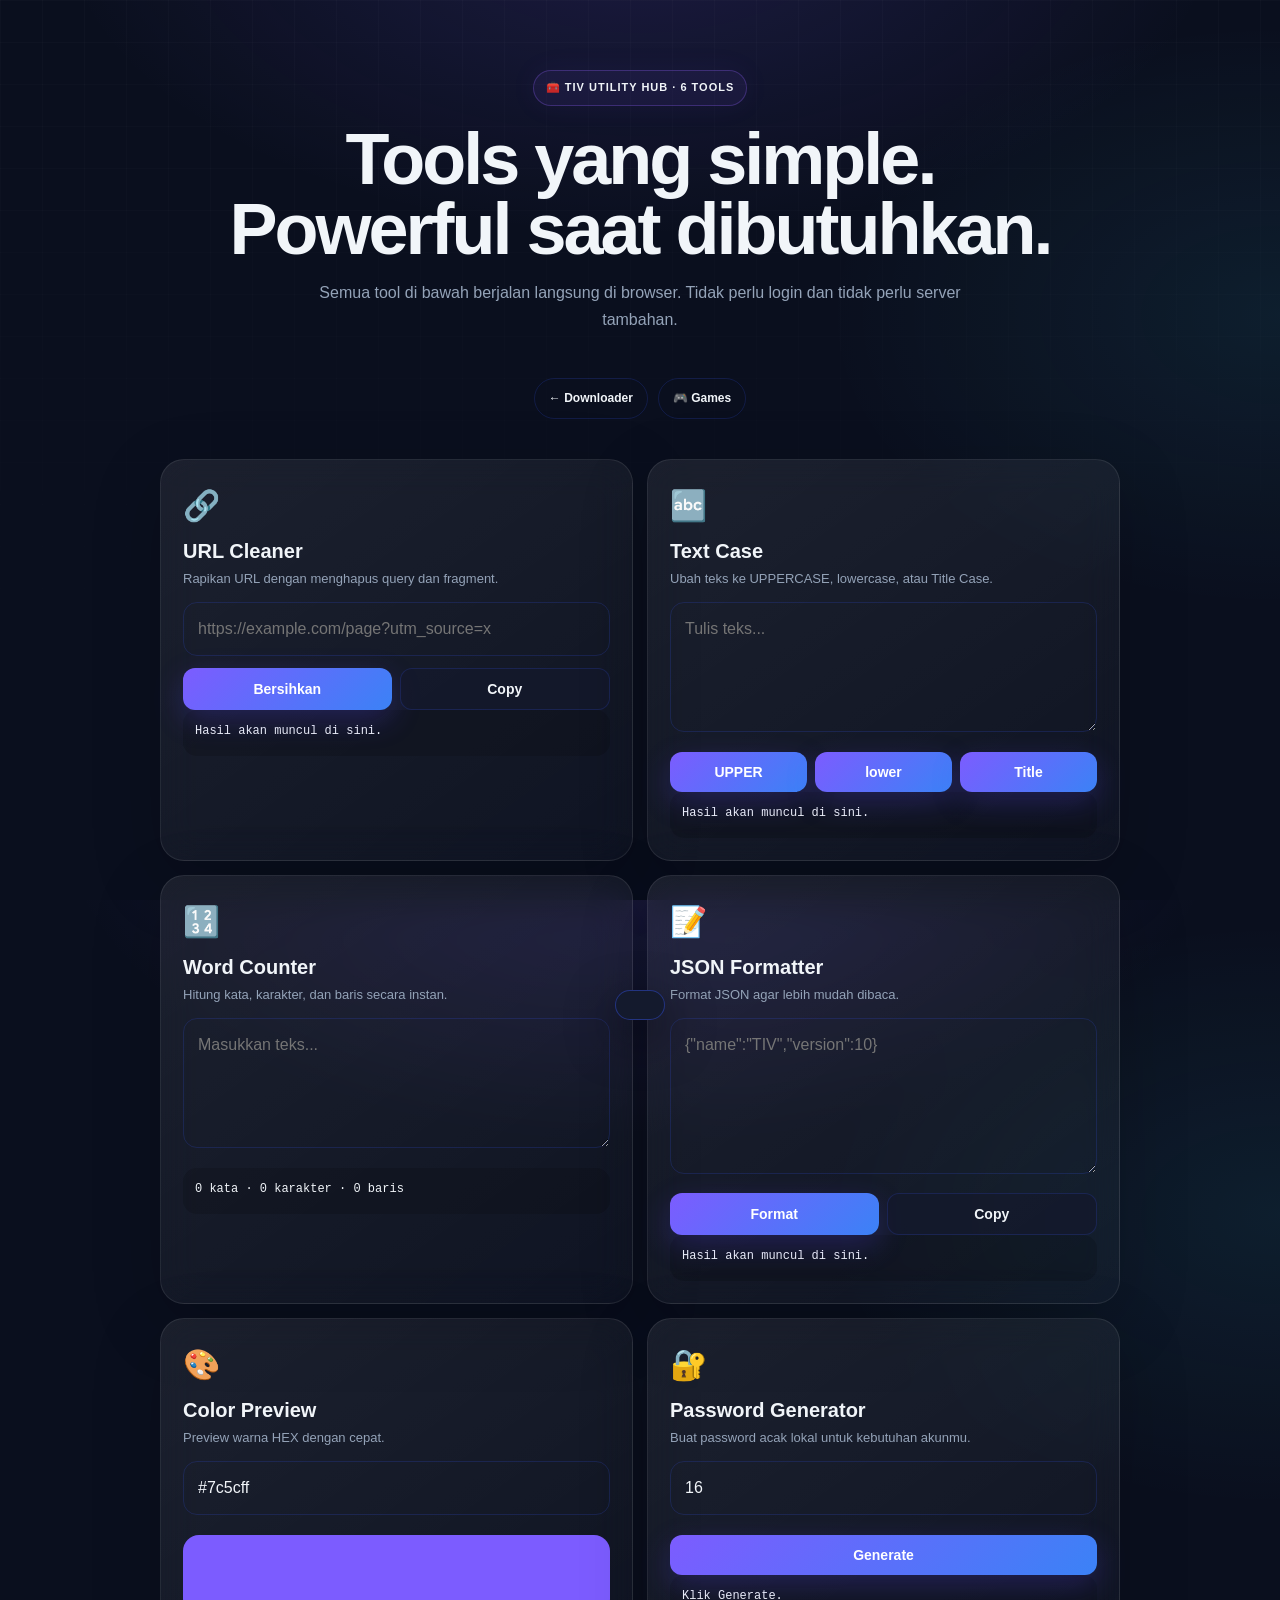
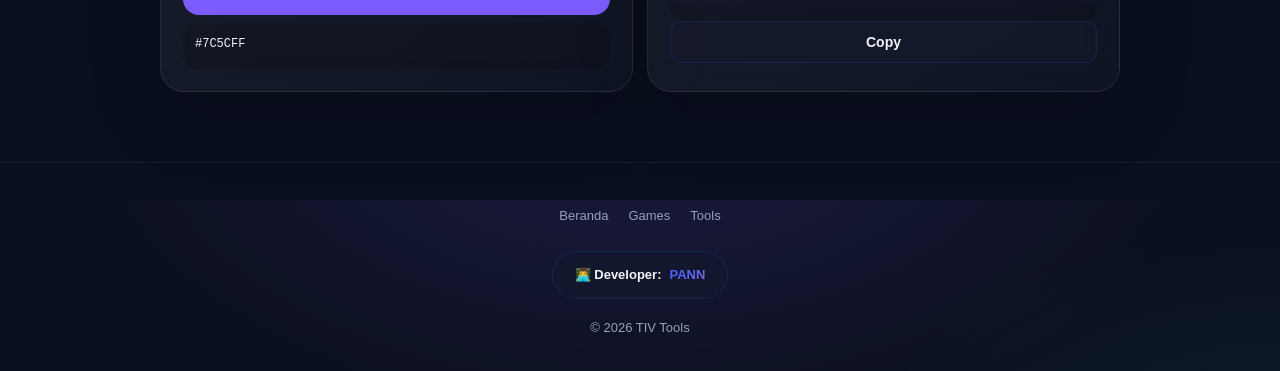
<file: tools.html>
<!DOCTYPE html>
<html lang="id">
<head>
<meta charset="UTF-8"><meta name="viewport" content="width=device-width,initial-scale=1,viewport-fit=cover">
<meta name="theme-color" content="#080b14"><meta name="description" content="TIV Tools — enam tools ringan untuk kebutuhan sehari-hari.">
<title>TIV Tools — Utility Hub</title><link rel="manifest" href="manifest.json"><link rel="stylesheet" href="style.css">
<style>
.tools-hero{max-width:1000px;margin:0 auto;padding:70px 20px 30px;text-align:center}.tools-kicker{display:inline-flex;gap:8px;align-items:center;padding:8px 12px;border:1px solid var(--border);border-radius:999px;background:rgba(255,255,255,.04);font-size:11px;font-weight:800;letter-spacing:1px}.tools-hero h1{font-family:'Space Grotesk',sans-serif;font-size:clamp(38px,7vw,72px);line-height:.98;margin:18px 0 14px;letter-spacing:-3px}.tools-hero p{max-width:650px;margin:auto;color:var(--text-muted);line-height:1.7}.tools-grid{max-width:1000px;margin:25px auto 70px;padding:0 20px;display:grid;grid-template-columns:repeat(2,1fr);gap:14px}.tool-card{padding:22px;border:1px solid var(--border);border-radius:24px;background:linear-gradient(145deg,rgba(255,255,255,.07),rgba(255,255,255,.025));box-shadow:var(--shadow);backdrop-filter:blur(18px)}.tool-card h2{font:700 20px 'Space Grotesk',sans-serif;margin:10px 0 6px}.tool-card p{color:var(--text-muted);font-size:13px}.tool-icon{font-size:30px}.tool-card textarea,.tool-card input,.tool-card select{width:100%;box-sizing:border-box;margin:12px 0;padding:13px 14px;border-radius:14px;border:1px solid var(--border);background:var(--input);color:var(--text);font:inherit}.tool-output{min-height:46px;padding:12px;border-radius:14px;background:rgba(0,0,0,.15);font-family:'JetBrains Mono',monospace;font-size:12px;white-space:pre-wrap;word-break:break-word}.tool-row{display:flex;gap:8px;flex-wrap:wrap}.tool-row .btn{flex:1;min-width:110px}.tools-nav{display:flex;justify-content:center;gap:10px;padding:15px 20px}.tools-nav a{text-decoration:none;color:var(--text);padding:10px 14px;border:1px solid var(--border);border-radius:999px;font-weight:700;font-size:12px}.tools-nav a:hover{border-color:var(--blue-light)}@media(max-width:650px){.tools-grid{grid-template-columns:1fr}.tools-hero{padding-top:45px}.tools-hero h1{letter-spacing:-2px}}
</style></head><body>
<div class="tools-hero"><div class="tools-kicker">🧰 TIV UTILITY HUB · 6 TOOLS</div><h1>Tools yang <span class="red">simple.</span><br>Powerful saat dibutuhkan.</h1><p>Semua tool di bawah berjalan langsung di browser. Tidak perlu login dan tidak perlu server tambahan.</p></div>
<div class="tools-nav"><a href="index.html">← Downloader</a><a href="games.html">🎮 Games</a></div>
<main class="tools-grid">
<section class="tool-card"><div class="tool-icon">🔗</div><h2>URL Cleaner</h2><p>Rapikan URL dengan menghapus query dan fragment.</p><input id="url" placeholder="https://example.com/page?utm_source=x"><div class="tool-row"><button class="btn" onclick="cleanUrl()">Bersihkan</button><button class="btn btn-secondary" onclick="copyOut('urlOut')">Copy</button></div><div class="tool-output" id="urlOut">Hasil akan muncul di sini.</div></section>
<section class="tool-card"><div class="tool-icon">🔤</div><h2>Text Case</h2><p>Ubah teks ke UPPERCASE, lowercase, atau Title Case.</p><textarea id="caseIn" rows="4" placeholder="Tulis teks..."></textarea><div class="tool-row"><button class="btn" onclick="caseText('upper')">UPPER</button><button class="btn" onclick="caseText('lower')">lower</button><button class="btn" onclick="caseText('title')">Title</button></div><div class="tool-output" id="caseOut">Hasil akan muncul di sini.</div></section>
<section class="tool-card"><div class="tool-icon">🔢</div><h2>Word Counter</h2><p>Hitung kata, karakter, dan baris secara instan.</p><textarea id="countIn" rows="4" oninput="countText()" placeholder="Masukkan teks..."></textarea><div class="tool-output" id="countOut">0 kata · 0 karakter · 0 baris</div></section>
<section class="tool-card"><div class="tool-icon">📝</div><h2>JSON Formatter</h2><p>Format JSON agar lebih mudah dibaca.</p><textarea id="jsonIn" rows="5" placeholder='{"name":"TIV","version":10}'></textarea><div class="tool-row"><button class="btn" onclick="formatJson()">Format</button><button class="btn btn-secondary" onclick="copyOut('jsonOut')">Copy</button></div><div class="tool-output" id="jsonOut">Hasil akan muncul di sini.</div></section>
<section class="tool-card"><div class="tool-icon">🎨</div><h2>Color Preview</h2><p>Preview warna HEX dengan cepat.</p><input id="hex" value="#7c5cff" oninput="colorPreview()"><div id="colorBox" style="height:80px;border-radius:16px;margin:8px 0;background:#7c5cff"></div><div class="tool-output" id="colorOut">#7C5CFF</div></section>
<section class="tool-card"><div class="tool-icon">🔐</div><h2>Password Generator</h2><p>Buat password acak lokal untuk kebutuhan akunmu.</p><div class="tool-row"><input id="len" type="number" min="8" max="64" value="16"><button class="btn" onclick="genPass()">Generate</button></div><div class="tool-output" id="passOut">Klik Generate.</div><div class="tool-row"><button class="btn btn-secondary" onclick="copyOut('passOut')">Copy</button></div></section>
</main>
<footer><div class="footer-links"><a href="index.html">Beranda</a><a href="games.html">Games</a><a href="tools.html">Tools</a></div><div class="dev-credit">👨‍💻 Developer: <span>PANN</span></div><div>© <span id="year">2026</span> TIV Tools</div></footer>
<div class="toast" id="toast"></div>
<script>
const $=id=>document.getElementById(id); function toast(m){const t=$('toast');if(!t)return;t.textContent=m;t.classList.add('show');setTimeout(()=>t.classList.remove('show'),1800)}
function copyOut(id){navigator.clipboard?.writeText($(id).textContent||'').then(()=>toast('✓ Disalin')).catch(()=>toast('Salin manual ya'))}
function cleanUrl(){try{const u=new URL($('url').value);u.search='';u.hash='';$('urlOut').textContent=u.href;toast('URL dirapikan')}catch{$('urlOut').textContent='URL tidak valid'}}
function caseText(mode){let s=$('caseIn').value;$('caseOut').textContent=mode==='upper'?s.toUpperCase():mode==='lower'?s.toLowerCase():s.toLowerCase().replace(/\b\w/g,c=>c.toUpperCase())}
function countText(){let s=$('countIn').value;let words=s.trim()?s.trim().split(/\s+/).length:0;$('countOut').textContent=`${words} kata · ${s.length} karakter · ${s?s.split(/\n/).length:0} baris`}
function formatJson(){try{$('jsonOut').textContent=JSON.stringify(JSON.parse($('jsonIn').value),null,2)}catch{$('jsonOut').textContent='JSON tidak valid'}}
function colorPreview(){let v=$('hex').value.trim();if(/^#[0-9a-f]{6}$/i.test(v)){$('colorBox').style.background=v;$('colorOut').textContent=v.toUpperCase()}else $('colorOut').textContent='Gunakan format #RRGGBB'}
function genPass(){let n=Math.max(8,Math.min(64,+$('len').value||16)),c='ABCDEFGHJKLMNPQRSTUVWXYZabcdefghijkmnopqrstuvwxyz23456789!@#$%&*';let s='';for(let i=0;i<n;i++)s+=c[Math.floor(Math.random()*c.length)];$('passOut').textContent=s;toast('Password dibuat')}
$('year').textContent=new Date().getFullYear();
</script></body></html>
</file>
<file: style.css>
/* ============================================================
   Tiv Downloader — style.css
   Developer: PANN
   ============================================================ */

* { margin: 0; padding: 0; box-sizing: border-box; -webkit-tap-highlight-color: transparent; }

:root {
  --bg: #0a0f1e;
  --bg-2: #0f1729;
  --card: rgba(20, 26, 45, 0.65);
  --card-solid: #141a2d;
  --card-hover: rgba(30, 38, 60, 0.75);
  --border: rgba(59, 91, 255, 0.18);
  --border-strong: rgba(59, 91, 255, 0.4);
  --text: #f1f5f9;
  --text-muted: #94a3b8;
  --text-dim: #64748b;
  --blue: #3b5bff;
  --blue-light: #5b7bff;
  --blue-dark: #1e3aff;
  --red: #ef4444;
  --red-light: #f87171;
  --red-dark: #dc2626;
  --cyan: #06b6d4;
  --blue-grad: linear-gradient(135deg, #3b5bff, #5b7bff);
  --red-grad: linear-gradient(135deg, #ef4444, #f87171);
  --mix-grad: linear-gradient(135deg, #3b5bff, #ef4444);
  --premium-grad: linear-gradient(135deg, #3b5bff 0%, #6366f1 40%, #ef4444 100%);
  --radius: 16px;
  --radius-lg: 24px;
  --radius-sm: 10px;
  --shadow-sm: 0 2px 8px rgba(0,0,0,0.2);
  --shadow: 0 8px 32px rgba(0,0,0,0.4);
  --shadow-lg: 0 16px 48px rgba(0,0,0,0.5);
  --shadow-glow: 0 8px 32px rgba(59,91,255,0.4);
  --shadow-glow-red: 0 8px 32px rgba(239,68,68,0.4);
}

body.light {
  --bg: #f1f5f9;
  --bg-2: #ffffff;
  --card: rgba(255, 255, 255, 0.9);
  --card-solid: #ffffff;
  --card-hover: rgba(255, 255, 255, 1);
  --border: rgba(59, 91, 255, 0.2);
  --border-strong: rgba(59, 91, 255, 0.4);
  --text: #0f172a;
  --text-muted: #475569;
  --text-dim: #94a3b8;
  --shadow: 0 8px 32px rgba(59,91,255,0.1);
  --shadow-lg: 0 16px 48px rgba(59,91,255,0.15);
}

html, body { height: 100%; }

body {
  font-family: 'Plus Jakarta Sans', -apple-system, BlinkMacSystemFont, 'Segoe UI', sans-serif;
  background: var(--bg);
  color: var(--text);
  line-height: 1.6;
  overflow-x: hidden;
  -webkit-font-smoothing: antialiased;
  padding-bottom: 30px;
  transition: background 0.4s, color 0.4s;
  min-height: 100vh;
}

body.menu-open { overflow: hidden; }

/* ==================== CANVAS BG ==================== */
#auroraCanvas, #particleCanvas, #starCanvas, #meshCanvas {
  position: fixed; inset: 0; z-index: 0; pointer-events: none;
}

body::before {
  content: '';
  position: fixed;
  inset: 0;
  background:
    radial-gradient(ellipse at 15% 10%, rgba(59,91,255,0.3), transparent 45%),
    radial-gradient(ellipse at 85% 90%, rgba(239,68,68,0.22), transparent 45%),
    radial-gradient(ellipse at 50% 50%, rgba(99,102,241,0.12), transparent 60%);
  z-index: 0;
  pointer-events: none;
  animation: bgShift 30s ease-in-out infinite alternate;
}

body.light::before { opacity: 0.35; }

@keyframes bgShift {
  0%   { filter: hue-rotate(0deg); transform: scale(1); }
  50%  { filter: hue-rotate(15deg); transform: scale(1.05); }
  100% { filter: hue-rotate(30deg); transform: scale(1); }
}

/* ==================== LAYOUT ==================== */
.container {
  max-width: 900px;
  margin: 0 auto;
  padding: 20px 16px 40px;
  position: relative;
  z-index: 2;
}

.container-wide {
  max-width: 1200px;
  margin: 0 auto;
  padding: 0 20px;
  position: relative;
  z-index: 2;
}

/* ==================== NAVBAR ==================== */
.navbar {
  position: sticky;
  top: 0;
  background: rgba(10,15,30,0.78);
  backdrop-filter: blur(24px);
  -webkit-backdrop-filter: blur(24px);
  border-bottom: 1px solid var(--border);
  z-index: 100;
  padding: 10px 0;
  transition: background 0.3s;
}

body.light .navbar { background: rgba(255,255,255,0.85); }

.nav-inner {
  max-width: 1200px;
  margin: 0 auto;
  padding: 0 20px;
  display: flex;
  justify-content: space-between;
  align-items: center;
}

.nav-logo {
  display: flex;
  align-items: center;
  gap: 10px;
  text-decoration: none;
  color: var(--text);
}

.nav-logo-icon {
  width: 40px; height: 40px;
  border-radius: 12px;
  background: var(--blue-grad);
  display: flex; align-items: center; justify-content: center;
  color: white; font-weight: 800; font-size: 18px;
  box-shadow: var(--shadow-glow);
  position: relative;
  overflow: hidden;
}

.nav-logo-icon::after {
  content: '';
  position: absolute;
  inset: 0;
  background: linear-gradient(45deg, transparent 40%, rgba(255,255,255,0.5), transparent 60%);
  animation: shine 3s linear infinite;
}

@keyframes shine {
  from { transform: translateX(-100%); }
  to   { transform: translateX(100%); }
}

.nav-logo-text {
  font-family: 'Space Grotesk', sans-serif;
  font-weight: 700;
  font-size: 20px;
  letter-spacing: -0.5px;
}

.nav-logo-text .red { color: var(--red); }

.nav-actions {
  display: flex;
  gap: 8px;
  align-items: center;
}

.nav-icon-btn {
  width: 40px; height: 40px;
  background: var(--card);
  border: 1px solid var(--border);
  border-radius: 10px;
  color: var(--text);
  cursor: pointer;
  display: flex; align-items: center; justify-content: center;
  font-size: 16px;
  transition: all 0.25s cubic-bezier(0.34, 1.56, 0.64, 1);
  font-family: inherit;
  position: relative;
  overflow: hidden;
}

.nav-icon-btn:hover {
  border-color: var(--blue);
  transform: translateY(-2px);
  box-shadow: var(--shadow-glow);
}

.nav-icon-btn.menu-active {
  background: var(--blue-grad);
  color: white;
  border-color: transparent;
}

/* ==================== HERO ==================== */
.hero {
  text-align: center;
  padding: 36px 20px 22px;
  animation: slideUp 0.8s cubic-bezier(0.34, 1.56, 0.64, 1);
}

@keyframes slideUp {
  from { opacity: 0; transform: translateY(30px); }
  to   { opacity: 1; transform: translateY(0); }
}

.hero-label {
  display: inline-flex;
  align-items: center;
  gap: 6px;
  padding: 6px 14px;
  background: rgba(59,91,255,0.15);
  border: 1px solid rgba(59,91,255,0.35);
  border-radius: 20px;
  font-size: 11px;
  font-weight: 700;
  color: var(--blue-light);
  text-transform: uppercase;
  letter-spacing: 1.5px;
  margin-bottom: 16px;
}

.hero-label::before {
  content: '';
  width: 6px; height: 6px;
  border-radius: 50%;
  background: var(--blue-light);
  box-shadow: 0 0 10px var(--blue-light);
  animation: pulse 1.5s ease-in-out infinite;
}

@keyframes pulse {
  0%, 100% { opacity: 1; transform: scale(1); }
  50%      { opacity: 0.5; transform: scale(1.4); }
}

.hero h1 {
  font-family: 'Space Grotesk', sans-serif;
  font-size: 40px;
  font-weight: 700;
  line-height: 1.12;
  margin-bottom: 12px;
  letter-spacing: -1.8px;
}

.hero h1 .red { color: var(--red); }

.hero h1 .blue {
  background: var(--blue-grad);
  -webkit-background-clip: text;
  background-clip: text;
  -webkit-text-fill-color: transparent;
}

.hero h1 .shine {
  background: var(--premium-grad);
  background-size: 200% 100%;
  -webkit-background-clip: text;
  background-clip: text;
  -webkit-text-fill-color: transparent;
  animation: shimmer 5s linear infinite;
}

@keyframes shimmer {
  0%   { background-position: 0% 50%; }
  100% { background-position: 200% 50%; }
}

.hero p {
  font-size: 15px;
  color: var(--text-muted);
  max-width: 640px;
  margin: 0 auto 16px;
}

.hero-stats {
  display: flex;
  justify-content: center;
  gap: 24px;
  flex-wrap: wrap;
  margin-top: 20px;
  font-size: 12px;
  color: var(--text-dim);
}

.hero-stats span {
  display: flex;
  align-items: center;
  gap: 6px;
}

.hero-stats strong { color: var(--text); font-weight: 700; }

@media (max-width: 640px) {
  .hero h1 { font-size: 28px; letter-spacing: -1px; }
  .hero { padding: 24px 16px 16px; }
  .hero p { font-size: 14px; }
}

/* ==================== DASHBOARD ==================== */
.dashboard {
  display: grid;
  grid-template-columns: repeat(4, 1fr);
  gap: 8px;
  max-width: 700px;
  margin: 0 auto 16px;
  padding: 0 16px;
  animation: slideUp 0.8s cubic-bezier(0.34, 1.56, 0.64, 1) 0.15s both;
}

.dash-item {
  background: var(--card);
  border: 1px solid var(--border);
  backdrop-filter: blur(20px);
  -webkit-backdrop-filter: blur(20px);
  border-radius: var(--radius);
  padding: 12px 8px;
  text-align: center;
  box-shadow: var(--shadow-sm);
  transition: all 0.25s;
}

.dash-item:hover {
  border-color: var(--border-strong);
  transform: translateY(-2px);
  box-shadow: var(--shadow);
}

.dash-value {
  font-family: 'Space Grotesk', sans-serif;
  font-size: 20px;
  font-weight: 700;
  color: var(--blue-light);
}

.dash-label {
  font-size: 9px;
  color: var(--text-dim);
  text-transform: uppercase;
  letter-spacing: 1px;
  margin-top: 2px;
  font-weight: 700;
}

@media (max-width: 480px) {
  .dashboard { grid-template-columns: repeat(2, 1fr); }
}

/* ==================== INSTALL BANNER ==================== */
.install-banner {
  display: none;
  max-width: 800px;
  margin: 0 auto 16px;
  padding: 12px 18px;
  background: var(--blue-grad);
  border-radius: var(--radius);
  color: white;
  font-size: 13px;
  font-weight: 700;
  justify-content: space-between;
  align-items: center;
  gap: 10px;
  box-shadow: var(--shadow-glow);
  animation: slideDown 0.5s cubic-bezier(0.34, 1.56, 0.64, 1);
}

.install-banner.show { display: flex; }

.install-banner button {
  background: rgba(255,255,255,0.25);
  border: none;
  color: white;
  padding: 8px 14px;
  border-radius: 10px;
  font-size: 12px;
  font-weight: 700;
  cursor: pointer;
  font-family: inherit;
  transition: background 0.2s;
}

.install-banner button:hover { background: rgba(255,255,255,0.4); }

@keyframes slideDown {
  from { opacity: 0; transform: translateY(-16px); }
  to   { opacity: 1; transform: translateY(0); }
}

/* ==================== DOWNLOAD BOX ==================== */
.download-box {
  max-width: 800px;
  margin: 0 auto 16px;
  padding: 0 16px;
  animation: slideUp 0.8s cubic-bezier(0.34, 1.56, 0.64, 1) 0.1s both;
}

.download-input-wrap {
  display: flex;
  gap: 8px;
  background: var(--card);
  border: 2px solid var(--border-strong);
  border-radius: var(--radius-lg);
  padding: 8px;
  backdrop-filter: blur(24px);
  -webkit-backdrop-filter: blur(24px);
  box-shadow: var(--shadow-lg), inset 0 1px 0 rgba(255,255,255,0.08);
  transition: all 0.3s cubic-bezier(0.34, 1.56, 0.64, 1);
  position: relative;
}

.download-input-wrap::before {
  content: '';
  position: absolute;
  inset: -2px;
  border-radius: var(--radius-lg);
  background: var(--premium-grad);
  z-index: -1;
  opacity: 0;
  transition: opacity 0.3s;
  filter: blur(12px);
}

.download-input-wrap:focus-within {
  border-color: var(--blue);
  box-shadow: 0 12px 48px rgba(59,91,255,0.35), inset 0 1px 0 rgba(255,255,255,0.08);
}

.download-input-wrap:focus-within::before { opacity: 0.4; }

.download-input-wrap input {
  flex: 1;
  border: none;
  outline: none;
  padding: 14px 16px;
  font-size: 15px;
  background: transparent;
  color: var(--text);
  font-family: inherit;
  min-width: 0;
}

.download-input-wrap input::placeholder { color: var(--text-dim); }

.btn-paste {
  padding: 14px 20px;
  background: rgba(59,91,255,0.15);
  border: 1px solid rgba(59,91,255,0.35);
  border-radius: 18px;
  color: var(--blue-light);
  font-size: 14px;
  font-weight: 700;
  cursor: pointer;
  font-family: inherit;
  transition: all 0.25s;
  white-space: nowrap;
}

.btn-paste:hover {
  background: rgba(59,91,255,0.3);
  transform: translateY(-1px);
  box-shadow: 0 4px 16px rgba(59,91,255,0.3);
}

.btn-download-main {
  padding: 14px 26px;
  background: var(--blue-grad);
  color: white;
  border: none;
  border-radius: 18px;
  font-size: 15px;
  font-weight: 700;
  cursor: pointer;
  font-family: inherit;
  transition: all 0.25s cubic-bezier(0.34, 1.56, 0.64, 1);
  box-shadow: var(--shadow-glow);
  white-space: nowrap;
  position: relative;
  overflow: hidden;
}

.btn-download-main::after {
  content: '';
  position: absolute;
  top: 0; left: -100%;
  width: 100%; height: 100%;
  background: linear-gradient(90deg, transparent, rgba(255,255,255,0.3), transparent);
  transition: left 0.6s;
}

.btn-download-main:hover:not(:disabled)::after { left: 100%; }

.btn-download-main:hover:not(:disabled) {
  transform: translateY(-2px) scale(1.02);
  box-shadow: 0 12px 32px rgba(59,91,255,0.55);
}

.btn-download-main:active:not(:disabled) { transform: translateY(0) scale(0.98); }

.btn-download-main:disabled {
  opacity: 0.6;
  cursor: not-allowed;
}

@media (max-width: 600px) {
  .download-input-wrap { flex-wrap: wrap; }
  .download-input-wrap input { width: 100%; flex: 1 1 100%; }
  .btn-paste, .btn-download-main { flex: 1; }
}

/* ==================== STATUS ==================== */
.status {
  margin-top: 10px;
  padding: 12px 16px;
  border-radius: 12px;
  font-size: 14px;
  display: none;
  align-items: center;
  gap: 8px;
  backdrop-filter: blur(20px);
  -webkit-backdrop-filter: blur(20px);
  animation: slideDown 0.3s ease-out;
  font-weight: 500;
}

.status.show { display: flex; }

.status.info    { background: rgba(59,91,255,0.15);  color: #93b4ff; border: 1px solid rgba(59,91,255,0.35); }
.status.error   { background: rgba(239,68,68,0.15);  color: #fca5a5; border: 1px solid rgba(239,68,68,0.35); }
.status.success { background: rgba(34,197,94,0.15);  color: #86efac; border: 1px solid rgba(34,197,94,0.35); }
.status.warn    { background: rgba(245,158,11,0.15); color: #fcd34d; border: 1px solid rgba(245,158,11,0.35); }

body.light .status.info    { color: #1d4ed8; }
body.light .status.error   { color: #b91c1c; }
body.light .status.success { color: #15803d; }
body.light .status.warn    { color: #b45309; }

/* ==================== SPINNER ==================== */
.spinner {
  display: inline-block;
  width: 16px; height: 16px;
  border: 2px solid rgba(255,255,255,0.3);
  border-top-color: white;
  border-radius: 50%;
  animation: spin 0.8s linear infinite;
}

@keyframes spin { to { transform: rotate(360deg); } }

/* ==================== LOADING OVERLAY ==================== */
.loading-overlay {
  position: fixed;
  inset: 0;
  background: rgba(10,15,30,0.88);
  backdrop-filter: blur(16px);
  -webkit-backdrop-filter: blur(16px);
  z-index: 500;
  display: none;
  align-items: center;
  justify-content: center;
  flex-direction: column;
  gap: 22px;
  animation: fadeIn 0.3s ease-out;
}

body.light .loading-overlay { background: rgba(241,245,249,0.92); }

.loading-overlay.show { display: flex; }

@keyframes fadeIn { from { opacity: 0; } to { opacity: 1; } }

.loading-spinner-big {
  width: 80px; height: 80px;
  border: 4px solid rgba(59,91,255,0.15);
  border-top-color: var(--blue);
  border-right-color: var(--red);
  border-radius: 50%;
  animation: spin 1s linear infinite;
  position: relative;
}

.loading-spinner-big::after {
  content: '';
  position: absolute;
  inset: 12px;
  border: 3px solid rgba(239,68,68,0.15);
  border-bottom-color: var(--red);
  border-radius: 50%;
  animation: spin 1.5s linear infinite reverse;
}

.loading-text {
  font-family: 'JetBrains Mono', monospace;
  font-size: 13px;
  color: var(--blue-light);
  letter-spacing: 2px;
  font-weight: 500;
}

.loading-progress {
  width: 280px;
  height: 4px;
  background: rgba(59,91,255,0.15);
  border-radius: 2px;
  overflow: hidden;
}

.loading-progress-fill {
  height: 100%;
  background: var(--blue-grad);
  width: 0%;
  transition: width 0.3s;
  border-radius: 2px;
}

/* ==================== TABS ==================== */
.tabs {
  display: flex;
  gap: 6px;
  background: var(--card);
  border: 1px solid var(--border);
  backdrop-filter: blur(20px);
  -webkit-backdrop-filter: blur(20px);
  border-radius: var(--radius);
  padding: 6px;
  margin-bottom: 14px;
  overflow-x: auto;
  scrollbar-width: none;
}

.tabs::-webkit-scrollbar { display: none; }

.tab {
  flex: 1;
  padding: 11px 14px;
  background: transparent;
  border: none;
  border-radius: var(--radius-sm);
  color: var(--text-muted);
  font-size: 13px;
  font-weight: 700;
  cursor: pointer;
  transition: all 0.25s;
  white-space: nowrap;
  font-family: inherit;
  position: relative;
  overflow: hidden;
}

.tab.active {
  background: var(--blue-grad);
  color: white;
  box-shadow: var(--shadow-glow);
}

.tab:not(.active):hover { color: var(--text); background: rgba(59,91,255,0.1); }

/* ==================== PANEL ==================== */
.panel { display: none; }
.panel.active { display: block; animation: fadeIn 0.3s ease-out; }

/* ==================== CARD ==================== */
.card {
  background: var(--card);
  border: 1px solid var(--border);
  backdrop-filter: blur(20px);
  -webkit-backdrop-filter: blur(20px);
  border-radius: var(--radius-lg);
  padding: 20px;
  margin-bottom: 14px;
  box-shadow: var(--shadow);
  transition: border-color 0.3s, transform 0.3s;
}

.card:hover { border-color: var(--border-strong); }

.card-title {
  font-family: 'Space Grotesk', sans-serif;
  font-size: 16px;
  font-weight: 700;
  margin-bottom: 6px;
  display: flex;
  align-items: center;
  gap: 8px;
}

.card-desc {
  font-size: 13px;
  color: var(--text-muted);
  margin-bottom: 14px;
  line-height: 1.7;
}

.card textarea {
  width: 100%;
  min-height: 130px;
  padding: 14px;
  background: rgba(10,15,30,0.5);
  border: 1px solid var(--border);
  border-radius: var(--radius);
  color: var(--text);
  font-family: 'JetBrains Mono', monospace;
  font-size: 13px;
  line-height: 1.7;
  resize: vertical;
  outline: none;
  transition: border-color 0.25s, box-shadow 0.25s;
}

body.light .card textarea { background: rgba(241,245,249,0.8); }

.card textarea:focus {
  border-color: var(--blue);
  box-shadow: 0 0 0 3px rgba(59,91,255,0.15);
}

/* ==================== INPUT ==================== */
.input-clean {
  padding: 12px 14px;
  background: rgba(10,15,30,0.5);
  border: 1px solid var(--border);
  border-radius: var(--radius);
  color: var(--text);
  font-size: 14px;
  font-family: inherit;
  outline: none;
  transition: border-color 0.25s, box-shadow 0.25s;
  width: 100%;
}

body.light .input-clean { background: rgba(241,245,249,0.8); }

.input-clean:focus {
  border-color: var(--blue);
  box-shadow: 0 0 0 3px rgba(59,91,255,0.15);
}

/* ==================== BUTTONS ==================== */
.btn {
  padding: 12px 22px;
  background: var(--blue-grad);
  color: white;
  border: none;
  border-radius: 12px;
  font-size: 14px;
  font-weight: 700;
  cursor: pointer;
  font-family: inherit;
  transition: all 0.25s cubic-bezier(0.34, 1.56, 0.64, 1);
  display: inline-flex;
  align-items: center;
  justify-content: center;
  gap: 8px;
  text-decoration: none;
  box-shadow: var(--shadow-glow);
  position: relative;
  overflow: hidden;
}

.btn:hover:not(:disabled) {
  transform: translateY(-2px);
  box-shadow: 0 12px 28px rgba(59,91,255,0.5);
}

.btn:active:not(:disabled) { transform: translateY(0); }
.btn:disabled { opacity: 0.5; cursor: not-allowed; }

.btn-red {
  background: var(--red-grad);
  box-shadow: var(--shadow-glow-red);
}

.btn-red:hover:not(:disabled) { box-shadow: 0 12px 28px rgba(239,68,68,0.5); }

.btn-mix { background: var(--mix-grad); }

.btn-secondary {
  background: var(--card);
  color: var(--text);
  border: 1px solid var(--border);
  box-shadow: none;
}

.btn-secondary:hover:not(:disabled) {
  border-color: var(--blue);
  box-shadow: var(--shadow);
}

.btn-block { width: 100%; }
.btn-sm { padding: 8px 14px; font-size: 12px; }

/* ==================== RESULT ==================== */
.result {
  background: var(--card);
  border: 1px solid var(--border);
  backdrop-filter: blur(24px);
  -webkit-backdrop-filter: blur(24px);
  border-radius: var(--radius-lg);
  overflow: hidden;
  margin-bottom: 14px;
  box-shadow: var(--shadow-lg);
  animation: revealCard 0.6s cubic-bezier(0.34, 1.56, 0.64, 1);
}

@keyframes revealCard {
  from { opacity: 0; transform: translateY(40px) scale(0.95); }
  to   { opacity: 1; transform: translateY(0) scale(1); }
}

.result-header {
  display: flex;
  gap: 14px;
  padding: 16px;
  border-bottom: 1px solid var(--border);
  align-items: center;
}

.author-avatar {
  width: 52px; height: 52px;
  border-radius: 50%;
  background: var(--blue-grad);
  overflow: hidden;
  flex-shrink: 0;
  display: flex; align-items: center; justify-content: center;
  font-size: 22px;
  padding: 3px;
  box-shadow: var(--shadow-glow);
}

.author-avatar img { width: 100%; height: 100%; object-fit: cover; border-radius: 50%; }

.author-info { flex: 1; min-width: 0; }

.author-name {
  font-weight: 700;
  font-size: 15px;
  color: var(--blue-light);
}

.author-desc {
  color: var(--text-muted);
  font-size: 13px;
  margin-top: 3px;
  display: -webkit-box;
  -webkit-line-clamp: 2;
  line-clamp: 2;
  -webkit-box-orient: vertical;
  overflow: hidden;
}

.video-preview {
  background: #000;
  display: flex;
  justify-content: center;
  padding: 12px;
  position: relative;
}

.video-preview video,
.video-preview img {
  max-width: 100%;
  max-height: 460px;
  border-radius: 12px;
}

.slideshow-nav {
  position: absolute;
  bottom: 20px;
  left: 50%;
  transform: translateX(-50%);
  display: flex;
  gap: 8px;
  background: rgba(0,0,0,0.65);
  backdrop-filter: blur(10px);
  padding: 6px;
  border-radius: 20px;
}

.slideshow-nav button {
  width: 34px; height: 34px;
  border-radius: 50%;
  background: rgba(255,255,255,0.2);
  border: none;
  color: white;
  font-size: 16px;
  cursor: pointer;
  font-family: inherit;
  transition: background 0.2s;
}

.slideshow-nav button:hover { background: rgba(255,255,255,0.4); }

.slideshow-indicator {
  color: white;
  font-size: 12px;
  font-weight: 700;
  display: flex;
  align-items: center;
  padding: 0 10px;
}

.stats {
  display: grid;
  grid-template-columns: repeat(4, 1fr);
  gap: 8px;
  padding: 12px;
  border-bottom: 1px solid var(--border);
}

.stat { text-align: center; }

.stat-value {
  font-family: 'Space Grotesk', sans-serif;
  font-weight: 700;
  font-size: 15px;
}

.stat-label {
  font-size: 10px;
  color: var(--text-dim);
  text-transform: uppercase;
  letter-spacing: 0.5px;
  margin-top: 2px;
  font-weight: 700;
}

.download-section { padding: 16px; display: grid; gap: 10px; }

.download-group-title {
  font-size: 11px;
  color: var(--text-dim);
  text-transform: uppercase;
  letter-spacing: 1px;
  margin-bottom: 4px;
  font-weight: 800;
}

.download-row {
  display: grid;
  grid-template-columns: 1fr 1fr;
  gap: 10px;
}

.actions-row {
  display: grid;
  grid-template-columns: repeat(4, 1fr);
  gap: 6px;
  padding: 0 16px 16px;
}

.actions-row .btn { padding: 10px 6px; font-size: 11px; }

@media (max-width: 480px) {
  .download-row { grid-template-columns: 1fr; }
  .stats { grid-template-columns: repeat(2, 1fr); }
  .actions-row { grid-template-columns: 1fr 1fr; }
}

/* ==================== BATCH ==================== */
.batch-list { display: grid; gap: 10px; margin-top: 12px; }

.batch-item {
  background: var(--card);
  border: 1px solid var(--border);
  backdrop-filter: blur(20px);
  -webkit-backdrop-filter: blur(20px);
  border-radius: var(--radius);
  padding: 12px;
  display: flex;
  gap: 12px;
  align-items: center;
  animation: revealCard 0.4s cubic-bezier(0.34, 1.56, 0.64, 1);
  transition: border-color 0.25s;
}

.batch-item:hover { border-color: var(--border-strong); }

.batch-item-thumb {
  width: 52px; height: 52px;
  border-radius: 10px;
  background: rgba(10,15,30,0.6);
  overflow: hidden;
  flex-shrink: 0;
  display: flex; align-items: center; justify-content: center;
  font-size: 20px;
}

.batch-item-thumb img { width: 100%; height: 100%; object-fit: cover; }

.batch-item-info { flex: 1; min-width: 0; }

.batch-item-title {
  font-size: 13px;
  font-weight: 600;
  overflow: hidden;
  text-overflow: ellipsis;
  white-space: nowrap;
}

.batch-item-status {
  font-size: 11px;
  color: var(--text-muted);
  margin-top: 3px;
}

.batch-item-status.ok  { color: #86efac; }
.batch-item-status.err { color: #fca5a5; }

.batch-progress {
  display: flex;
  align-items: center;
  gap: 10px;
  margin-bottom: 12px;
  padding: 10px 14px;
  background: rgba(59,91,255,0.1);
  border-radius: 12px;
  font-size: 13px;
  font-weight: 600;
}

.batch-progress-bar {
  flex: 1;
  height: 6px;
  background: rgba(59,91,255,0.2);
  border-radius: 3px;
  overflow: hidden;
}

.batch-progress-fill {
  height: 100%;
  background: var(--blue-grad);
  width: 0%;
  transition: width 0.3s;
}

/* ==================== HISTORY ==================== */
.history-list { display: grid; gap: 10px; }

.history-item {
  background: var(--card);
  border: 1px solid var(--border);
  backdrop-filter: blur(20px);
  -webkit-backdrop-filter: blur(20px);
  border-radius: var(--radius);
  padding: 12px;
  display: flex;
  gap: 12px;
  align-items: center;
  font-size: 13px;
  transition: all 0.25s;
}

.history-item:hover {
  border-color: var(--border-strong);
  transform: translateX(4px);
  box-shadow: var(--shadow);
}

.history-item-info { flex: 1; min-width: 0; }

.history-item-title {
  font-weight: 600;
  overflow: hidden;
  text-overflow: ellipsis;
  white-space: nowrap;
}

.history-item-date {
  font-size: 11px;
  color: var(--text-dim);
  margin-top: 3px;
}

.history-toolbar {
  display: flex;
  gap: 8px;
  margin-bottom: 12px;
  flex-wrap: wrap;
}

.history-toolbar .input-clean {
  flex: 1;
  min-width: 150px;
  font-size: 13px;
  padding: 9px 12px;
}

.filter-chips {
  display: flex;
  gap: 6px;
  margin-bottom: 12px;
  flex-wrap: wrap;
}

.filter-chip {
  padding: 6px 12px;
  border-radius: 20px;
  background: var(--card);
  border: 1px solid var(--border);
  color: var(--text-muted);
  font-size: 12px;
  font-weight: 600;
  cursor: pointer;
  font-family: inherit;
  transition: all 0.25s;
}

.filter-chip.active {
  background: var(--blue-grad);
  color: white;
  border-color: transparent;
  box-shadow: var(--shadow-glow);
}

.filter-chip:hover:not(.active) { border-color: var(--blue); color: var(--text); }

.empty-state {
  text-align: center;
  padding: 40px 20px;
  color: var(--text-muted);
}

.empty-state-icon {
  font-size: 56px;
  margin-bottom: 14px;
  opacity: 0.4;
}

.empty-state-text { font-size: 14px; }

/* ==================== TRENDING ==================== */
.trending-grid {
  display: grid;
  grid-template-columns: repeat(4, 1fr);
  gap: 10px;
  margin-top: 12px;
}

@media (max-width: 600px) { .trending-grid { grid-template-columns: repeat(2, 1fr); } }

.trending-item {
  background: var(--card);
  border: 1px solid var(--border);
  border-radius: var(--radius);
  padding: 16px 12px;
  cursor: pointer;
  transition: all 0.25s cubic-bezier(0.34, 1.56, 0.64, 1);
  text-align: center;
  position: relative;
  overflow: hidden;
}

.trending-item::before {
  content: '';
  position: absolute;
  inset: 0;
  background: var(--premium-grad);
  opacity: 0;
  transition: opacity 0.3s;
}

.trending-item:hover::before { opacity: 0.12; }

.trending-item:hover {
  transform: translateY(-4px);
  border-color: var(--blue);
  box-shadow: var(--shadow-glow);
}

.trending-item > * { position: relative; z-index: 1; }

.trending-emoji { font-size: 28px; margin-bottom: 6px; }
.trending-title { font-size: 12px; font-weight: 700; }
.trending-sub { font-size: 10px; color: var(--text-dim); margin-top: 2px; }

/* ==================== SECTIONS ==================== */
section {
  padding: 60px 0;
  position: relative;
  z-index: 2;
}

section.alt { background: rgba(10,15,30,0.4); }
body.light section.alt { background: rgba(59,91,255,0.04); }

.reveal {
  opacity: 0;
  transform: translateY(40px);
  transition: opacity 0.7s ease, transform 0.7s ease;
}

.reveal.in { opacity: 1; transform: translateY(0); }

.section-label {
  display: inline-flex;
  align-items: center;
  gap: 6px;
  font-size: 11px;
  font-weight: 800;
  color: var(--red);
  text-transform: uppercase;
  letter-spacing: 2px;
  margin-bottom: 10px;
}

.section-label::before {
  content: '';
  width: 6px; height: 6px;
  border-radius: 50%;
  background: var(--red);
  box-shadow: 0 0 8px var(--red);
  animation: pulse 1.5s ease-in-out infinite;
}

.section-title {
  font-family: 'Space Grotesk', sans-serif;
  font-size: 32px;
  font-weight: 700;
  line-height: 1.2;
  margin-bottom: 14px;
  letter-spacing: -1.2px;
}

.section-title .blue {
  background: var(--blue-grad);
  -webkit-background-clip: text;
  background-clip: text;
  -webkit-text-fill-color: transparent;
}

.section-title .red { color: var(--red); }

.section-desc {
  color: var(--text-muted);
  font-size: 15px;
  line-height: 1.8;
  margin-bottom: 16px;
  max-width: 760px;
}

@media (max-width: 640px) {
  .section-title { font-size: 24px; }
  section { padding: 40px 0; }
  .section-desc { font-size: 14px; }
}

/* ==================== FEATURE CARDS ==================== */
.feature-cards {
  display: grid;
  grid-template-columns: repeat(3, 1fr);
  gap: 16px;
  margin-top: 32px;
}

@media (max-width: 800px) { .feature-cards { grid-template-columns: 1fr; } }

.feature-card {
  background: var(--card);
  border: 1px solid var(--border);
  backdrop-filter: blur(20px);
  -webkit-backdrop-filter: blur(20px);
  border-radius: var(--radius-lg);
  padding: 26px 22px;
  transition: all 0.3s cubic-bezier(0.34, 1.56, 0.64, 1);
  position: relative;
  overflow: hidden;
}

.feature-card::before {
  content: '';
  position: absolute;
  top: 0; left: 0; right: 0;
  height: 4px;
  background: var(--blue-grad);
}

.feature-card:nth-child(2)::before { background: var(--mix-grad); }
.feature-card:nth-child(3)::before { background: var(--red-grad); }

.feature-card:hover {
  transform: translateY(-6px);
  box-shadow: var(--shadow-lg), var(--shadow-glow);
  border-color: var(--border-strong);
}

.feature-icon {
  width: 48px; height: 48px;
  border-radius: 14px;
  background: rgba(59,91,255,0.15);
  display: flex; align-items: center; justify-content: center;
  font-size: 24px;
  margin-bottom: 16px;
  transition: transform 0.3s;
}

.feature-card:hover .feature-icon { transform: scale(1.1) rotate(-5deg); }

.feature-card:nth-child(2) .feature-icon { background: rgba(239,68,68,0.15); }

.feature-card h3 {
  font-family: 'Space Grotesk', sans-serif;
  font-size: 18px;
  font-weight: 700;
  margin-bottom: 10px;
}

.feature-card p {
  font-size: 13px;
  color: var(--text-muted);
  line-height: 1.75;
}

/* ==================== STEPS ==================== */
.steps {
  display: grid;
  gap: 28px;
  margin-top: 36px;
  counter-reset: step;
}

.step {
  display: flex;
  gap: 20px;
  align-items: flex-start;
  padding: 20px;
  background: var(--card);
  border: 1px solid var(--border);
  border-radius: var(--radius-lg);
  backdrop-filter: blur(20px);
  -webkit-backdrop-filter: blur(20px);
  transition: all 0.3s;
}

.step:hover {
  border-color: var(--border-strong);
  transform: translateX(6px);
  box-shadow: var(--shadow);
}

.step-number {
  width: 52px; height: 52px;
  border-radius: 50%;
  background: var(--blue-grad);
  color: white;
  font-family: 'Space Grotesk', sans-serif;
  font-size: 22px;
  font-weight: 700;
  display: flex; align-items: center; justify-content: center;
  flex-shrink: 0;
  box-shadow: var(--shadow-glow);
}

.step:nth-child(2) .step-number { background: var(--mix-grad); box-shadow: 0 8px 24px rgba(99,102,241,0.4); }
.step:nth-child(3) .step-number { background: var(--red-grad); box-shadow: var(--shadow-glow-red); }
.step:nth-child(4) .step-number { background: linear-gradient(135deg, #06b6d4, #3b5bff); box-shadow: 0 8px 24px rgba(6,182,212,0.4); }

.step-content { flex: 1; }

.step-content h3 {
  font-family: 'Space Grotesk', sans-serif;
  font-size: 17px;
  font-weight: 700;
  margin-bottom: 6px;
}

.step-content p {
  font-size: 13px;
  color: var(--text-muted);
  line-height: 1.75;
}

@media (max-width: 480px) {
  .step { flex-direction: column; align-items: center; text-align: center; }
}

/* ==================== TIPS ==================== */
.tips-list {
  list-style: none;
  margin-top: 24px;
  display: grid;
  gap: 12px;
}

.tips-list li {
  padding: 16px 18px 16px 52px;
  position: relative;
  font-size: 14px;
  color: var(--text-muted);
  line-height: 1.75;
  background: var(--card);
  border: 1px solid var(--border);
  border-radius: var(--radius);
  backdrop-filter: blur(20px);
  -webkit-backdrop-filter: blur(20px);
  transition: all 0.25s;
}

.tips-list li:hover {
  border-color: var(--border-strong);
  transform: translateX(4px);
}

.tips-list li::before {
  content: '💡';
  position: absolute;
  left: 16px;
  top: 50%;
  transform: translateY(-50%);
  font-size: 20px;
}

.tips-list li:nth-child(2n)::before { content: '⚡'; }
.tips-list li:nth-child(3n)::before { content: '🎯'; }
.tips-list li:nth-child(5n)::before { content: '✨'; }

.tips-list li strong { color: var(--text); }

/* ==================== DEV CARD ==================== */
.dev-card {
  background: var(--card);
  border: 1px solid var(--border);
  backdrop-filter: blur(24px);
  -webkit-backdrop-filter: blur(24px);
  border-radius: var(--radius-lg);
  padding: 40px 28px;
  text-align: center;
  max-width: 560px;
  margin: 0 auto;
  position: relative;
  overflow: hidden;
  box-shadow: var(--shadow);
}

.dev-card::before {
  content: '';
  position: absolute;
  top: 0; left: 0; right: 0;
  height: 4px;
  background: var(--premium-grad);
}

.dev-card::after {
  content: '';
  position: absolute;
  inset: 0;
  background: radial-gradient(circle at 50% 0%, rgba(59,91,255,0.15), transparent 60%);
  pointer-events: none;
}

.dev-avatar {
  width: 110px; height: 110px;
  border-radius: 50%;
  background: var(--premium-grad);
  background-size: 200% 200%;
  margin: 0 auto 20px;
  display: flex; align-items: center; justify-content: center;
  font-size: 52px;
  color: white;
  box-shadow: var(--shadow-glow);
  position: relative;
  animation: gradientShift 6s ease infinite;
  z-index: 1;
}

@keyframes gradientShift {
  0%, 100% { background-position: 0% 50%; }
  50%      { background-position: 100% 50%; }
}

.dev-avatar::before {
  content: '';
  position: absolute;
  inset: -6px;
  border-radius: 50%;
  border: 2px dashed rgba(59,91,255,0.5);
  animation: rotate 25s linear infinite;
}

.dev-avatar::after {
  content: '';
  position: absolute;
  inset: -12px;
  border-radius: 50%;
  border: 1px solid rgba(239,68,68,0.3);
  animation: rotate 15s linear infinite reverse;
}

@keyframes rotate { to { transform: rotate(360deg); } }

.dev-name {
  font-family: 'Space Grotesk', sans-serif;
  font-size: 32px;
  font-weight: 700;
  margin-bottom: 6px;
  background: var(--premium-grad);
  background-size: 200% 100%;
  -webkit-background-clip: text;
  background-clip: text;
  -webkit-text-fill-color: transparent;
  animation: shimmer 4s linear infinite;
  letter-spacing: -1px;
  position: relative;
  z-index: 1;
}

.dev-role {
  font-size: 14px;
  color: var(--text-muted);
  margin-bottom: 22px;
  font-weight: 600;
  position: relative;
  z-index: 1;
}

.dev-badges {
  display: flex;
  justify-content: center;
  gap: 8px;
  flex-wrap: wrap;
  margin-bottom: 22px;
  position: relative;
  z-index: 1;
}

.dev-badge {
  padding: 6px 14px;
  background: rgba(59,91,255,0.12);
  border: 1px solid rgba(59,91,255,0.3);
  border-radius: 20px;
  font-size: 11px;
  font-weight: 700;
  color: var(--blue-light);
}

.dev-desc {
  font-size: 14px;
  color: var(--text-muted);
  line-height: 1.85;
  max-width: 440px;
  margin: 0 auto 20px;
  position: relative;
  z-index: 1;
}

.dev-links {
  display: flex;
  justify-content: center;
  gap: 10px;
  flex-wrap: wrap;
  position: relative;
  z-index: 1;
}

.dev-link {
  padding: 10px 20px;
  border-radius: 12px;
  background: var(--blue-grad);
  color: white;
  text-decoration: none;
  font-size: 13px;
  font-weight: 700;
  transition: all 0.25s;
  box-shadow: var(--shadow-glow);
  display: inline-flex;
  align-items: center;
  gap: 6px;
}

.dev-link:hover {
  transform: translateY(-2px);
  box-shadow: 0 12px 28px rgba(59,91,255,0.5);
}

.dev-link.secondary {
  background: var(--card);
  color: var(--text);
  border: 1px solid var(--border);
  box-shadow: none;
}

.dev-link.secondary:hover {
  border-color: var(--blue);
  box-shadow: var(--shadow);
}

/* ==================== FAQ ==================== */
.faq-item {
  background: var(--card);
  border: 1px solid var(--border);
  backdrop-filter: blur(20px);
  -webkit-backdrop-filter: blur(20px);
  border-radius: var(--radius);
  margin-bottom: 10px;
  overflow: hidden;
  transition: border-color 0.3s, box-shadow 0.3s;
}

.faq-item:hover { border-color: var(--border-strong); }

.faq-item.open { box-shadow: var(--shadow); border-color: var(--border-strong); }

.faq-q {
  padding: 16px 20px;
  font-size: 15px;
  font-weight: 700;
  cursor: pointer;
  display: flex;
  justify-content: space-between;
  align-items: center;
  transition: background 0.25s;
  font-family: inherit;
  gap: 12px;
}

.faq-q:hover { background: rgba(59,91,255,0.05); }

.faq-q::after {
  content: '+';
  font-size: 24px;
  color: var(--blue-light);
  transition: transform 0.3s;
  font-weight: 300;
  flex-shrink: 0;
}

.faq-item.open .faq-q::after {
  transform: rotate(45deg);
  color: var(--red);
}

.faq-a {
  max-height: 0;
  overflow: hidden;
  transition: max-height 0.35s, padding 0.35s;
  font-size: 13px;
  color: var(--text-muted);
  line-height: 1.85;
  padding: 0 20px;
}

.faq-item.open .faq-a {
  max-height: 400px;
  padding: 0 20px 18px;
}

/* ==================== FOOTER ==================== */
footer {
  text-align: center;
  padding: 40px 20px 30px;
  border-top: 1px solid var(--border);
  position: relative;
  z-index: 2;
  color: var(--text-muted);
  font-size: 13px;
  line-height: 2;
}

.footer-links {
  display: flex;
  justify-content: center;
  gap: 20px;
  flex-wrap: wrap;
  margin-bottom: 14px;
}

.footer-links a {
  color: var(--text-muted);
  text-decoration: none;
  font-size: 13px;
  transition: color 0.2s;
}

.footer-links a:hover { color: var(--blue-light); }

.dev-credit {
  display: inline-flex;
  align-items: center;
  gap: 8px;
  padding: 10px 22px;
  background: var(--card);
  border: 1px solid var(--border);
  backdrop-filter: blur(20px);
  -webkit-backdrop-filter: blur(20px);
  border-radius: 30px;
  font-weight: 600;
  color: var(--text);
  margin: 8px 0 16px;
  font-size: 13px;
  transition: all 0.25s;
}

.dev-credit:hover {
  border-color: var(--border-strong);
  box-shadow: var(--shadow-glow);
}

.dev-credit span {
  background: var(--premium-grad);
  background-size: 200% 100%;
  -webkit-background-clip: text;
  background-clip: text;
  -webkit-text-fill-color: transparent;
  font-weight: 800;
  animation: shimmer 3s linear infinite;
}

footer a { color: var(--blue-light); text-decoration: none; }
footer a:hover { text-decoration: underline; }

/* ==================== TOAST ==================== */
.toast {
  position: fixed;
  bottom: 20px;
  left: 50%;
  transform: translateX(-50%) translateY(140px);
  background: var(--card-solid);
  color: var(--text);
  padding: 14px 24px;
  border-radius: 30px;
  font-size: 13px;
  font-weight: 600;
  border: 1px solid var(--border-strong);
  box-shadow: var(--shadow-lg);
  transition: transform 0.4s cubic-bezier(0.34, 1.56, 0.64, 1);
  z-index: 1000;
  max-width: 90%;
  text-align: center;
}

.toast.show { transform: translateX(-50%) translateY(0); }

/* ==================== ACHIEVEMENT ==================== */
.achievement {
  position: fixed;
  top: 70px;
  left: 50%;
  transform: translateX(-50%) translateY(-200px);
  background: var(--premium-grad);
  background-size: 200% 200%;
  color: white;
  padding: 16px 24px;
  border-radius: 20px;
  font-size: 13px;
  font-weight: 700;
  box-shadow: var(--shadow-glow);
  z-index: 1001;
  display: flex;
  align-items: center;
  gap: 10px;
  transition: transform 0.5s cubic-bezier(0.34, 1.56, 0.64, 1);
  max-width: 90%;
  animation: gradientShift 3s ease infinite;
}

.achievement.show { transform: translateX(-50%) translateY(0); }
.achievement-icon { font-size: 24px; }

/* ==================== CONFETTI ==================== */
.confetti {
  position: fixed;
  width: 10px;
  height: 10px;
  z-index: 999;
  pointer-events: none;
  animation: confettiFall linear forwards;
}

@keyframes confettiFall {
  to { transform: translateY(100vh) rotate(720deg); opacity: 0; }
}

/* ==================== BOTTOM NAV ==================== */
.bottom-nav {
  position: fixed;
  bottom: 16px;
  left: 50%;
  transform: translateX(-50%);
  background: rgba(20,26,45,0.94);
  border: 1px solid var(--border-strong);
  backdrop-filter: blur(30px);
  -webkit-backdrop-filter: blur(30px);
  border-radius: 24px;
  padding: 6px;
  display: flex;
  gap: 4px;
  z-index: 100;
  box-shadow: var(--shadow-lg);
  transition: transform 0.4s cubic-bezier(0.34, 1.56, 0.64, 1);
}

body.light .bottom-nav { background: rgba(255,255,255,0.96); }

.bottom-nav.hide { transform: translateX(-50%) translateY(120px); }

.nav-item {
  padding: 9px 16px;
  border-radius: 16px;
  background: transparent;
  border: none;
  color: var(--text-muted);
  font-size: 10px;
  font-weight: 700;
  cursor: pointer;
  font-family: inherit;
  transition: all 0.25s;
  display: flex;
  flex-direction: column;
  align-items: center;
  gap: 2px;
  min-width: 58px;
}

.nav-item.active {
  background: var(--blue-grad);
  color: white;
  box-shadow: var(--shadow-glow);
}

.nav-item-icon { font-size: 17px; }

/* ==================== DRAWER MENU ==================== */
.drawer-backdrop {
  position: fixed;
  inset: 0;
  background: rgba(0,0,0,0.6);
  backdrop-filter: blur(8px);
  -webkit-backdrop-filter: blur(8px);
  z-index: 199;
  opacity: 0;
  pointer-events: none;
  transition: opacity 0.3s;
}

.drawer-backdrop.show {
  opacity: 1;
  pointer-events: auto;
}

.drawer {
  position: fixed;
  top: 0;
  right: 0;
  width: 320px;
  max-width: 85vw;
  height: 100vh;
  background: var(--card-solid);
  border-left: 1px solid var(--border-strong);
  backdrop-filter: blur(30px);
  -webkit-backdrop-filter: blur(30px);
  z-index: 200;
  transform: translateX(100%);
  transition: transform 0.4s cubic-bezier(0.34, 1.56, 0.64, 1);
  overflow-y: auto;
  padding: 24px 20px;
}

.drawer.show { transform: translateX(0); }

.drawer-header {
  display: flex;
  justify-content: space-between;
  align-items: center;
  margin-bottom: 24px;
  padding-bottom: 16px;
  border-bottom: 1px solid var(--border);
}

.drawer-title {
  font-family: 'Space Grotesk', sans-serif;
  font-size: 18px;
  font-weight: 700;
}

.drawer-close {
  width: 36px; height: 36px;
  border-radius: 10px;
  background: var(--card);
  border: 1px solid var(--border);
  color: var(--text);
  cursor: pointer;
  font-size: 18px;
  font-family: inherit;
  display: flex; align-items: center; justify-content: center;
  transition: all 0.2s;
}

.drawer-close:hover { border-color: var(--red); color: var(--red); }

.drawer-section {
  margin-bottom: 20px;
}

.drawer-section-title {
  font-size: 11px;
  font-weight: 800;
  color: var(--text-dim);
  text-transform: uppercase;
  letter-spacing: 1.5px;
  margin-bottom: 10px;
}

.drawer-link {
  display: flex;
  align-items: center;
  gap: 12px;
  padding: 12px 14px;
  border-radius: 12px;
  color: var(--text);
  text-decoration: none;
  font-size: 14px;
  font-weight: 600;
  transition: all 0.2s;
  cursor: pointer;
  border: 1px solid transparent;
}

.drawer-link:hover {
  background: rgba(59,91,255,0.1);
  border-color: var(--border);
}

.drawer-link-icon {
  font-size: 20px;
  width: 32px;
  text-align: center;
}

.drawer-link-badge {
  margin-left: auto;
  font-size: 10px;
  padding: 2px 8px;
  border-radius: 10px;
  background: var(--red-grad);
  color: white;
  font-weight: 700;
}

/* ==================== MODAL ==================== */
.modal-backdrop {
  position: fixed;
  inset: 0;
  background: rgba(0,0,0,0.75);
  backdrop-filter: blur(8px);
  -webkit-backdrop-filter: blur(8px);
  z-index: 1001;
  display: none;
  align-items: center;
  justify-content: center;
  padding: 20px;
  animation: fadeIn 0.25s;
}

.modal-backdrop.show { display: flex; }

.modal {
  background: var(--card-solid);
  border: 1px solid var(--border-strong);
  border-radius: var(--radius-lg);
  padding: 28px;
  max-width: 440px;
  width: 100%;
  box-shadow: var(--shadow-lg);
  animation: modalIn 0.4s cubic-bezier(0.34, 1.56, 0.64, 1);
  max-height: 80vh;
  overflow-y: auto;
}

@keyframes modalIn {
  from { opacity: 0; transform: scale(0.9) translateY(20px); }
  to   { opacity: 1; transform: scale(1) translateY(0); }
}

.modal h3 {
  font-family: 'Space Grotesk', sans-serif;
  font-size: 20px;
  font-weight: 700;
  margin-bottom: 14px;
}

.modal p {
  font-size: 14px;
  color: var(--text-muted);
  line-height: 1.8;
  margin-bottom: 12px;
}

.modal .btn { margin-top: 14px; }

/* ==================== UTILITY ==================== */
.text-center { text-align: center; }
.mt-1 { margin-top: 8px; }
.mt-2 { margin-top: 16px; }
.mt-3 { margin-top: 24px; }
.mb-1 { margin-bottom: 8px; }
.mb-2 { margin-bottom: 16px; }
.mb-3 { margin-bottom: 24px; }
.hidden { display: none !important; }

/* ==================== SCROLLBAR ==================== */
::-webkit-scrollbar { width: 8px; height: 8px; }
::-webkit-scrollbar-track { background: transparent; }
::-webkit-scrollbar-thumb {
  background: rgba(59,91,255,0.3);
  border-radius: 4px;
}
::-webkit-scrollbar-thumb:hover { background: rgba(59,91,255,0.5); }

/* ==================== SELECTION ==================== */
::selection {
  background: rgba(59,91,255,0.4);
  color: white;
}

/* ==================== REDUCED MOTION ==================== */
@media (prefers-reduced-motion: reduce) {
  *, *::before, *::after {
    animation-duration: 0.01ms !important;
    animation-iteration-count: 1 !important;
    transition-duration: 0.01ms !important;
  }
                                             }

/* ================= TIV MODERN REFRESH ================= */
:root{--tiv-glow:rgba(124,92,255,.30);--tiv-cyan:#42e8ff;--tiv-purple:#8b5cf6}
body{background:radial-gradient(900px 500px at 50% -10%,rgba(124,92,255,.16),transparent 65%),radial-gradient(700px 450px at 100% 35%,rgba(66,232,255,.07),transparent 65%),var(--bg);overflow-x:hidden}
body:before{content:"";position:fixed;inset:0;pointer-events:none;background-image:linear-gradient(rgba(255,255,255,.018) 1px,transparent 1px),linear-gradient(90deg,rgba(255,255,255,.018) 1px,transparent 1px);background-size:42px 42px;mask-image:linear-gradient(to bottom,#000,transparent 78%);z-index:-1}
.navbar{background:rgba(8,11,20,.68)!important;border-bottom:1px solid rgba(255,255,255,.07)!important;backdrop-filter:blur(24px)!important;-webkit-backdrop-filter:blur(24px)!important}
.nav-logo-icon{box-shadow:0 0 25px var(--tiv-glow);border-radius:12px!important;background:linear-gradient(135deg,#8b5cf6,#3b82f6)!important}
.hero{padding-top:74px!important;position:relative}
.hero-label,.section-label,.tools-kicker{border-color:rgba(139,92,246,.3)!important;background:rgba(139,92,246,.08)!important;box-shadow:0 0 30px rgba(139,92,246,.06)}
.hero h1{font-size:clamp(44px,8vw,82px)!important;letter-spacing:-4px!important;line-height:.94!important;text-shadow:0 10px 50px rgba(0,0,0,.28)}
.hero h1 .red{background:linear-gradient(90deg,#ff4d7d,#8b5cf6 55%,#42e8ff);-webkit-background-clip:text;background-clip:text;color:transparent}
.hero .shine{color:var(--tiv-cyan)!important}
.download-box,.card,.dashboard,.panel,.game-stat,.game-tab,.tool-card{border-color:rgba(255,255,255,.09)!important;background:linear-gradient(145deg,rgba(255,255,255,.075),rgba(255,255,255,.025))!important;box-shadow:0 20px 70px rgba(0,0,0,.18)!important;backdrop-filter:blur(22px);-webkit-backdrop-filter:blur(22px)}
.download-box{border-radius:26px!important;padding:10px!important}
.download-input-wrap input{background:rgba(0,0,0,.18)!important;border-color:rgba(255,255,255,.08)!important}
.btn-download-main,.btn:not(.btn-secondary){background:linear-gradient(135deg,#7c5cff,#3b82f6)!important;border:0!important;box-shadow:0 10px 30px rgba(92,72,255,.24)}
.btn-download-main:hover,.btn:not(.btn-secondary):hover{transform:translateY(-2px);box-shadow:0 15px 38px rgba(92,72,255,.34)}
.tab.active,.game-tab.active{background:linear-gradient(135deg,#7c5cff,#3b82f6)!important;box-shadow:0 12px 32px rgba(92,72,255,.22)!important}
.trending-item:hover,.drawer-link:hover{transform:translateY(-3px);border-color:rgba(124,92,255,.5)!important;box-shadow:0 12px 35px rgba(0,0,0,.18)}
.trending-item{transition:transform .22s ease,box-shadow .22s ease,border-color .22s ease!important}
.bottom-nav{background:rgba(8,11,20,.82)!important;border-top:1px solid rgba(255,255,255,.08)!important;backdrop-filter:blur(22px)!important}
@media(max-width:600px){.hero{padding:52px 16px 24px!important}.hero h1{font-size:48px!important;letter-spacing:-2.5px!important}.download-box{margin:0 12px!important}.download-input-wrap{display:grid!important;grid-template-columns:1fr auto!important}.download-input-wrap input{grid-column:1/-1}.btn-download-main{min-height:48px}.dashboard{margin:18px 12px!important;border-radius:20px!important}.card{border-radius:20px!important}}
@media(prefers-reduced-motion:reduce){*,*:before,*:after{animation-duration:.001ms!important;animation-iteration-count:1!important;transition-duration:.001ms!important;scroll-behavior:auto!important}}
</file>
